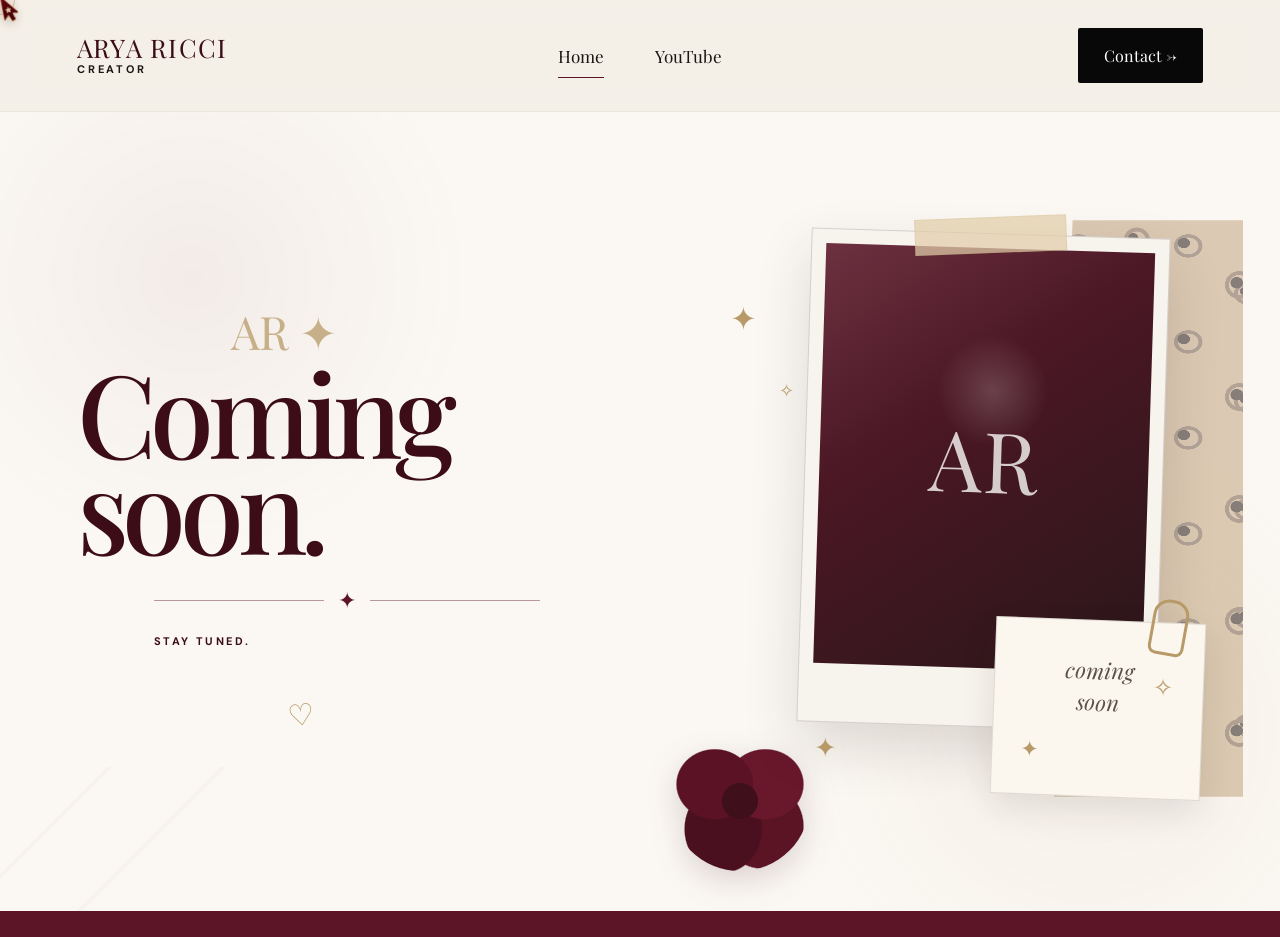
<file: index.html>
<!doctype html>
<html lang="en">
<head>
  <meta charset="utf-8">
  <meta name="viewport" content="width=device-width,initial-scale=1">
  <meta name="description" content="Arya Ricci — creator.">
  <title>Arya Ricci | Creator</title>

  <link rel="preconnect" href="https://fonts.googleapis.com">
  <link rel="preconnect" href="https://fonts.gstatic.com" crossorigin>
  <link href="https://fonts.googleapis.com/css2?family=DM+Sans:wght@400;500;600;700&family=Playfair+Display:ital,wght@0,500;0,600;1,500&display=swap" rel="stylesheet">

  <style>
    :root{
      --ink:#1a1714;
      --muted:#6d655f;
      --paper:#f4efe8;
      --paper-bright:#fbf8f3;
      --line:rgba(26,23,20,.14);
      --maroon:#5c1526;
      --maroon-dark:#3c0d18;
      --rose:#d9b4ab;
      --gold:#b79a67;
      --tan:#c5a47f;
      --header-height:112px;
      --max-width:1920px;
    }

    *{box-sizing:border-box}

    html{scroll-behavior:smooth}

    body{
      margin:0;
      color:var(--ink);
      background:var(--paper);
      font-family:"DM Sans",Arial,sans-serif;
      -webkit-font-smoothing:antialiased;
    }

    a{color:inherit}

    .sr-only{
      position:absolute;
      width:1px;
      height:1px;
      padding:0;
      margin:-1px;
      overflow:hidden;
      clip:rect(0,0,0,0);
      white-space:nowrap;
      border:0;
    }

    /* HEADER */
    .site-header{
      width:min(100%,var(--max-width));
      min-height:var(--header-height);
      margin:0 auto;
      padding:0 6%;
      display:grid;
      grid-template-columns:1fr auto 1fr;
      align-items:center;
      gap:32px;
      background:rgba(244,239,232,.96);
      border-bottom:1px solid rgba(0,0,0,.04);
      position:sticky;
      top:0;
      z-index:50;
      backdrop-filter:blur(14px);
    }

    .brand{
      display:inline-flex;
      flex-direction:column;
      gap:3px;
      text-decoration:none;
      justify-self:start;
    }

    .brand-name{
      color:var(--maroon-dark);
      font-family:"Playfair Display",Georgia,serif;
      font-size:clamp(23px,2vw,36px);
      letter-spacing:.05em;
      line-height:.95;
    }

    .brand-role{
      font-size:11px;
      font-weight:700;
      letter-spacing:.26em;
    }

    .site-nav{
      display:flex;
      align-items:center;
      gap:clamp(28px,4vw,58px);
    }

    .site-nav a{
      position:relative;
      text-decoration:none;
      font-family:"Playfair Display",Georgia,serif;
      font-size:17px;
    }

    .site-nav a::after{
      content:"";
      position:absolute;
      left:0;
      right:0;
      bottom:-11px;
      height:1px;
      background:var(--maroon);
      transform:scaleX(0);
      transition:transform .2s ease;
    }

    .site-nav a:hover::after,
    .site-nav a[aria-current="page"]::after{
      transform:scaleX(1);
    }

    .header-cta{
      justify-self:end;
      padding:17px 26px;
      background:#080808;
      color:#fff;
      border-radius:2px;
      text-decoration:none;
      font-family:"Playfair Display",Georgia,serif;
      font-size:16px;
      transition:transform .2s ease,background .2s ease;
    }

    .header-cta:hover{
      transform:translateY(-2px);
      background:#26211d;
    }

    .menu-toggle{display:none}

    /* HERO */
    main{
      width:min(100%,var(--max-width));
      margin:0 auto;
      background:
        radial-gradient(circle at 15% 20%, rgba(92,21,38,.05), transparent 22%),
        radial-gradient(circle at 85% 75%, rgba(183,154,103,.08), transparent 24%),
        var(--paper-bright);
    }

    .hero{
      min-height:calc(100vh - var(--header-height));
      position:relative;
      display:grid;
      grid-template-columns:1.05fr .95fr;
      align-items:center;
      gap:clamp(40px,6vw,90px);
      padding:clamp(58px,7vw,110px) 6%;
      overflow:hidden;
      border-bottom:26px solid var(--maroon);
    }

    .hero::before{
      content:"";
      position:absolute;
      inset:auto auto 0 0;
      width:27%;
      height:18%;
      background:
        linear-gradient(135deg, transparent 0 22%, rgba(92,21,38,.06) 22% 23%, transparent 23% 45%, rgba(92,21,38,.06) 45% 46%, transparent 46% 100%);
      opacity:.45;
      pointer-events:none;
    }

    .copy{
      position:relative;
      z-index:3;
      max-width:800px;
    }

    .monogram{
      margin:0 0 10px 28%;
      color:rgba(183,154,103,.75);
      font-family:"Playfair Display",Georgia,serif;
      font-size:46px;
      line-height:1;
    }

    h1{
      margin:0;
      color:var(--maroon-dark);
      font-family:"Playfair Display",Georgia,serif;
      font-size:clamp(76px,9vw,154px);
      font-weight:500;
      line-height:.83;
      letter-spacing:-.055em;
    }

    .rule{
      width:min(390px,70%);
      display:flex;
      align-items:center;
      gap:14px;
      margin:34px 0 22px 14%;
    }

    .rule::before,
    .rule::after{
      content:"";
      height:1px;
      flex:1;
      background:rgba(92,21,38,.42);
    }

    .rule span{
      color:var(--maroon);
      font-size:22px;
      line-height:1;
    }

    .tagline{
      margin:0 0 0 14%;
      color:var(--maroon-dark);
      font-size:11px;
      font-weight:700;
      letter-spacing:.22em;
      text-transform:uppercase;
    }

    .heart{
      margin:28px 0 0 38%;
      color:var(--gold);
      font-size:30px;
      transform:rotate(-7deg);
    }

    /* RIGHT COLLAGE */
    .visual{
      position:relative;
      min-height:620px;
    }

    .cheetah{
      position:absolute;
      width:38%;
      height:93%;
      right:-8%;
      top:3%;
      background-color:#c9ad8b;
      background-image:
        radial-gradient(ellipse at 18% 24%, #40352f 0 6px, transparent 6.5px),
        radial-gradient(ellipse at 22% 27%, transparent 0 10px, #85705f 10.5px 14px, transparent 14.5px),
        radial-gradient(ellipse at 66% 18%, #40352f 0 5px, transparent 5.5px),
        radial-gradient(ellipse at 69% 20%, transparent 0 9px, #8b715e 9.5px 13px, transparent 13.5px),
        radial-gradient(ellipse at 45% 56%, #40352f 0 6px, transparent 6.5px),
        radial-gradient(ellipse at 47% 58%, transparent 0 10px, #876f5d 10.5px 14px, transparent 14.5px),
        radial-gradient(ellipse at 82% 66%, #40352f 0 5px, transparent 5.5px),
        radial-gradient(ellipse at 84% 68%, transparent 0 9px, #866e5d 9.5px 13px, transparent 13.5px);
      background-size:
        110px 96px,110px 96px,
        120px 104px,120px 104px,
        126px 112px,126px 112px,
        105px 108px,105px 108px;
      opacity:.62;
      clip-path:polygon(10% 0,100% 0,100% 100%,0 100%,5% 70%,2% 48%,7% 30%);
    }

    .photo-card{
      position:absolute;
      width:min(500px,72%);
      aspect-ratio:4/5;
      right:8%;
      top:5%;
      padding:14px 14px 58px;
      background:#f7f3ed;
      border:1px solid rgba(26,23,20,.16);
      box-shadow:0 22px 55px rgba(39,28,24,.14);
      transform:rotate(1.8deg);
      z-index:3;
    }

    .photo-card::before{
      content:"";
      position:absolute;
      width:150px;
      height:34px;
      left:50%;
      top:-17px;
      transform:translateX(-50%) rotate(-4deg);
      background:rgba(226,205,170,.72);
      border:1px solid rgba(183,154,103,.12);
      z-index:4;
    }

    .photo{
      width:100%;
      height:100%;
      min-height:420px;
      display:grid;
      place-items:center;
      position:relative;
      overflow:hidden;
      background:
        radial-gradient(circle at 52% 34%, rgba(255,255,255,.18), transparent 17%),
        linear-gradient(145deg,#6d3140 0%,#4b1725 38%,#2a1719 100%);
    }

    .photo::before{
      content:"AR";
      color:rgba(255,255,255,.78);
      font-family:"Playfair Display",Georgia,serif;
      font-size:84px;
      letter-spacing:.03em;
    }

    .photo::after{
      content:"";
      position:absolute;
      bottom:24px;
      color:rgba(255,255,255,.65);
      font-size:10px;
      font-weight:700;
      letter-spacing:.2em;
    }

    .note{
      position:absolute;
      right:0;
      bottom:4%;
      width:210px;
      padding:34px 28px 30px;
      background:#fbf6ee;
      border:1px solid rgba(26,23,20,.12);
      box-shadow:0 14px 35px rgba(39,28,24,.1);
      transform:rotate(2.2deg);
      z-index:5;
    }

    .note::before{
      content:"";
      position:absolute;
      width:30px;
      height:50px;
      right:18px;
      top:-24px;
      border:3px solid var(--gold);
      border-radius:16px 16px 8px 8px;
      transform:rotate(8deg);
      background:transparent;
    }

    .note p{
      margin:0;
      color:#5b514b;
      font-family:"Playfair Display",Georgia,serif;
      font-style:italic;
      font-size:22px;
      line-height:1.45;
      text-align:center;
    }

    .note .star{
      display:block;
      margin-top:18px;
      color:var(--gold);
      font-style:normal;
      font-size:22px;
    }

    .sparkle{
      position:absolute;
      color:var(--gold);
      font-family:"Playfair Display",Georgia,serif;
      line-height:1;
      z-index:6;
      user-select:none;
    }

    .s1{left:5%;top:16%;font-size:32px}
    .s2{left:15%;top:29%;font-size:18px}
    .s3{left:22%;bottom:10%;font-size:27px}
    .s4{right:6%;bottom:20%;font-size:24px}

    .flower{
      position:absolute;
      left:-7%;
      bottom:-8%;
      width:140px;
      height:140px;
      border-radius:50%;
      background:
        radial-gradient(circle at 50% 50%, #3f0f1c 0 18%, transparent 18.5%),
        radial-gradient(ellipse at 32% 38%, #5a1224 0 28%, transparent 29%),
        radial-gradient(ellipse at 68% 38%, #68182a 0 28%, transparent 29%),
        radial-gradient(ellipse at 38% 70%, #4b1020 0 31%, transparent 32%),
        radial-gradient(ellipse at 66% 68%, #5a1424 0 31%, transparent 32%);
      filter:drop-shadow(0 10px 16px rgba(60,13,24,.16));
      z-index:2;
    }

    /* MOBILE */
    @media(max-width:1100px){
      .site-header{
        grid-template-columns:1fr auto;
        min-height:86px;
      }

      .site-nav,
      .header-cta{
        display:none;
      }

      .menu-toggle{
        display:grid;
        gap:6px;
        padding:14px;
        border:0;
        background:transparent;
        cursor:pointer;
      }

      .menu-toggle span:not(.sr-only){
        width:26px;
        height:2px;
        background:var(--ink);
      }

      .site-header.is-open .site-nav{
        display:flex;
        position:absolute;
        left:0;
        right:0;
        top:86px;
        flex-direction:column;
        align-items:flex-start;
        gap:24px;
        padding:30px 6%;
        background:var(--paper);
        border-bottom:1px solid var(--line);
      }

      .site-header.is-open .site-nav a{
        font-family:"DM Sans",Arial,sans-serif;
        font-size:13px;
        font-weight:700;
        letter-spacing:.1em;
        text-transform:uppercase;
      }

      .hero{
        min-height:auto;
        grid-template-columns:1fr;
        padding-top:72px;
      }

      .copy{
        text-align:center;
        margin:0 auto;
      }

      .monogram,
      .tagline,
      .heart{
        margin-left:0;
      }

      .rule{
        margin-left:auto;
        margin-right:auto;
      }

      .visual{
        min-height:590px;
        width:min(760px,100%);
        margin:0 auto;
      }
    }

    @media(max-width:720px){
      .hero{
        padding:54px 5% 72px;
        gap:34px;
      }

      .tagline{
        font-size:9px;
        letter-spacing:.18em;
      }

      .visual{
        min-height:480px;
      }

      .photo-card{
        width:74%;
        right:9%;
      }

      .photo{
        min-height:320px;
      }

      .note{
        width:160px;
        padding:28px 18px 24px;
      }

      .note p{
        font-size:17px;
      }

      .cheetah{
        width:43%;
        right:-10%;
      }

      .flower{
        width:100px;
        height:100px;
      }
    }
 html,
body,
a,
button {
  cursor: url("/ugc/assets/arya-cursor.png") 7 1, auto !important;
} /* Arya Ricci animated cursor */
@media (hover: hover) and (pointer: fine) {

  body,
  a,
  button {
    cursor: none !important;
  }

  .cursor-dot {
    position: fixed;
    left: 0;
    top: 0;

    width: 28px;
    height: 28px;

    background: url("/ugc/assets/arya-cursor.png") center / contain no-repeat;

    pointer-events: none;
    z-index: 99999;

    transform: translate(-3px, -3px);

    filter: drop-shadow(0 3px 4px rgba(60, 13, 24, 0.2));
  }

  .cursor-ring {
    position: fixed;
    left: 0;
    top: 0;

    width: 30px;
    height: 30px;

    border: 1px solid rgba(183, 154, 103, 0.55);
    border-radius: 50%;

    background: rgba(92, 21, 38, 0.035);

    box-shadow:
      0 0 0 4px rgba(183, 154, 103, 0.04);

    pointer-events: none;
    z-index: 99998;

    transform: translate(-50%, -50%);

    transition:
      width .2s ease,
      height .2s ease,
      background .2s ease,
      border-color .2s ease;
  }

  .cursor-ring::after {
    content: "✦";
    position: absolute;
    right: -7px;
    top: -9px;

    color: #b79a67;
    font-size: 10px;

    opacity: 0;
    transform: scale(.3) rotate(-20deg);

    transition:
      opacity .18s ease,
      transform .18s ease;
  }

  .cursor-ring.is-hovering {
    width: 45px;
    height: 45px;

    border-color: rgba(92, 21, 38, 0.65);
    background: rgba(92, 21, 38, 0.07);
  }

  .cursor-ring.is-hovering::after {
    opacity: 1;
    transform: scale(1) rotate(10deg);
  }

  .cursor-ring.is-clicking {
    width: 22px;
    height: 22px;

    background: rgba(92, 21, 38, 0.14);
  }
} </style>
</head>

<body>
  <header class="site-header" id="top">
    <a class="brand" href="/">
      <span class="brand-name">ARYA RICCI</span>
      <span class="brand-role">CREATOR</span>
    </a>

    <button class="menu-toggle" type="button" aria-expanded="false" aria-controls="site-nav">
      <span></span>
      <span></span>
      <span class="sr-only">Open navigation</span>
    </button>

    <nav class="site-nav" id="site-nav" aria-label="Primary navigation">
      <a href="/" aria-current="page">Home</a>
      <a href="/youtube/">YouTube</a>
    
    </nav>

    <a class="header-cta" href="mailto:hello@aryaricci.com">Contact <span>→</span></a>
  </header>

  <main>
    <section class="hero">
      <div class="copy">
        <div class="monogram">AR ✦</div>
        <h1>Coming<br>soon.</h1>

        <div class="rule" aria-hidden="true"><span>✦</span></div>

        <p class="tagline">Stay tuned.</p>
        <div class="heart" aria-hidden="true">♡</div>
      </div>

      <div class="visual" aria-hidden="true">
        <div class="cheetah"></div>

        <div class="photo-card">
          <div class="photo"></div>
        </div>

        <div class="note">
          <p>coming<br>soon</p>
          <span class="star">✦</span>
        </div>

        <span class="sparkle s1">✦</span>
        <span class="sparkle s2">✧</span>
        <span class="sparkle s3">✦</span>
        <span class="sparkle s4">✧</span>

        <div class="flower"></div>
      </div>
    </section>
  </main>

  <script>
    const header=document.querySelector('.site-header');
    const toggle=document.querySelector('.menu-toggle');
    const navLinks=document.querySelectorAll('.site-nav a');

    if(header&&toggle){
      toggle.addEventListener('click',()=>{
        const open=header.classList.toggle('is-open');
        toggle.setAttribute('aria-expanded',String(open));
      });

      navLinks.forEach(link=>{
        link.addEventListener('click',()=>{
          header.classList.remove('is-open');
          toggle.setAttribute('aria-expanded','false');
        });
      });
    }
  </script>
<div class="cursor-dot" aria-hidden="true"></div>
<div class="cursor-ring" aria-hidden="true"></div>
<script>
  const cursorDot = document.querySelector(".cursor-dot");
  const cursorRing = document.querySelector(".cursor-ring");

  let mouseX = 0;
  let mouseY = 0;

  let ringX = 0;
  let ringY = 0;

  window.addEventListener("mousemove", (event) => {
    mouseX = event.clientX;
    mouseY = event.clientY;

    cursorDot.style.left = mouseX + "px";
    cursorDot.style.top = mouseY + "px";
  });

  function animateCursor() {
    ringX += (mouseX - ringX) * 0.16;
    ringY += (mouseY - ringY) * 0.16;

    cursorRing.style.left = ringX + "px";
    cursorRing.style.top = ringY + "px";

    requestAnimationFrame(animateCursor);
  }

  animateCursor();

  document.querySelectorAll("a, button").forEach((item) => {
    item.addEventListener("mouseenter", () => {
      cursorRing.classList.add("is-hovering");
    });

    item.addEventListener("mouseleave", () => {
      cursorRing.classList.remove("is-hovering");
    });
  });

  window.addEventListener("mousedown", () => {
    cursorRing.classList.add("is-clicking");
  });

  window.addEventListener("mouseup", () => {
    cursorRing.classList.remove("is-clicking");
  });
</script>
</body>
</html>
</file>
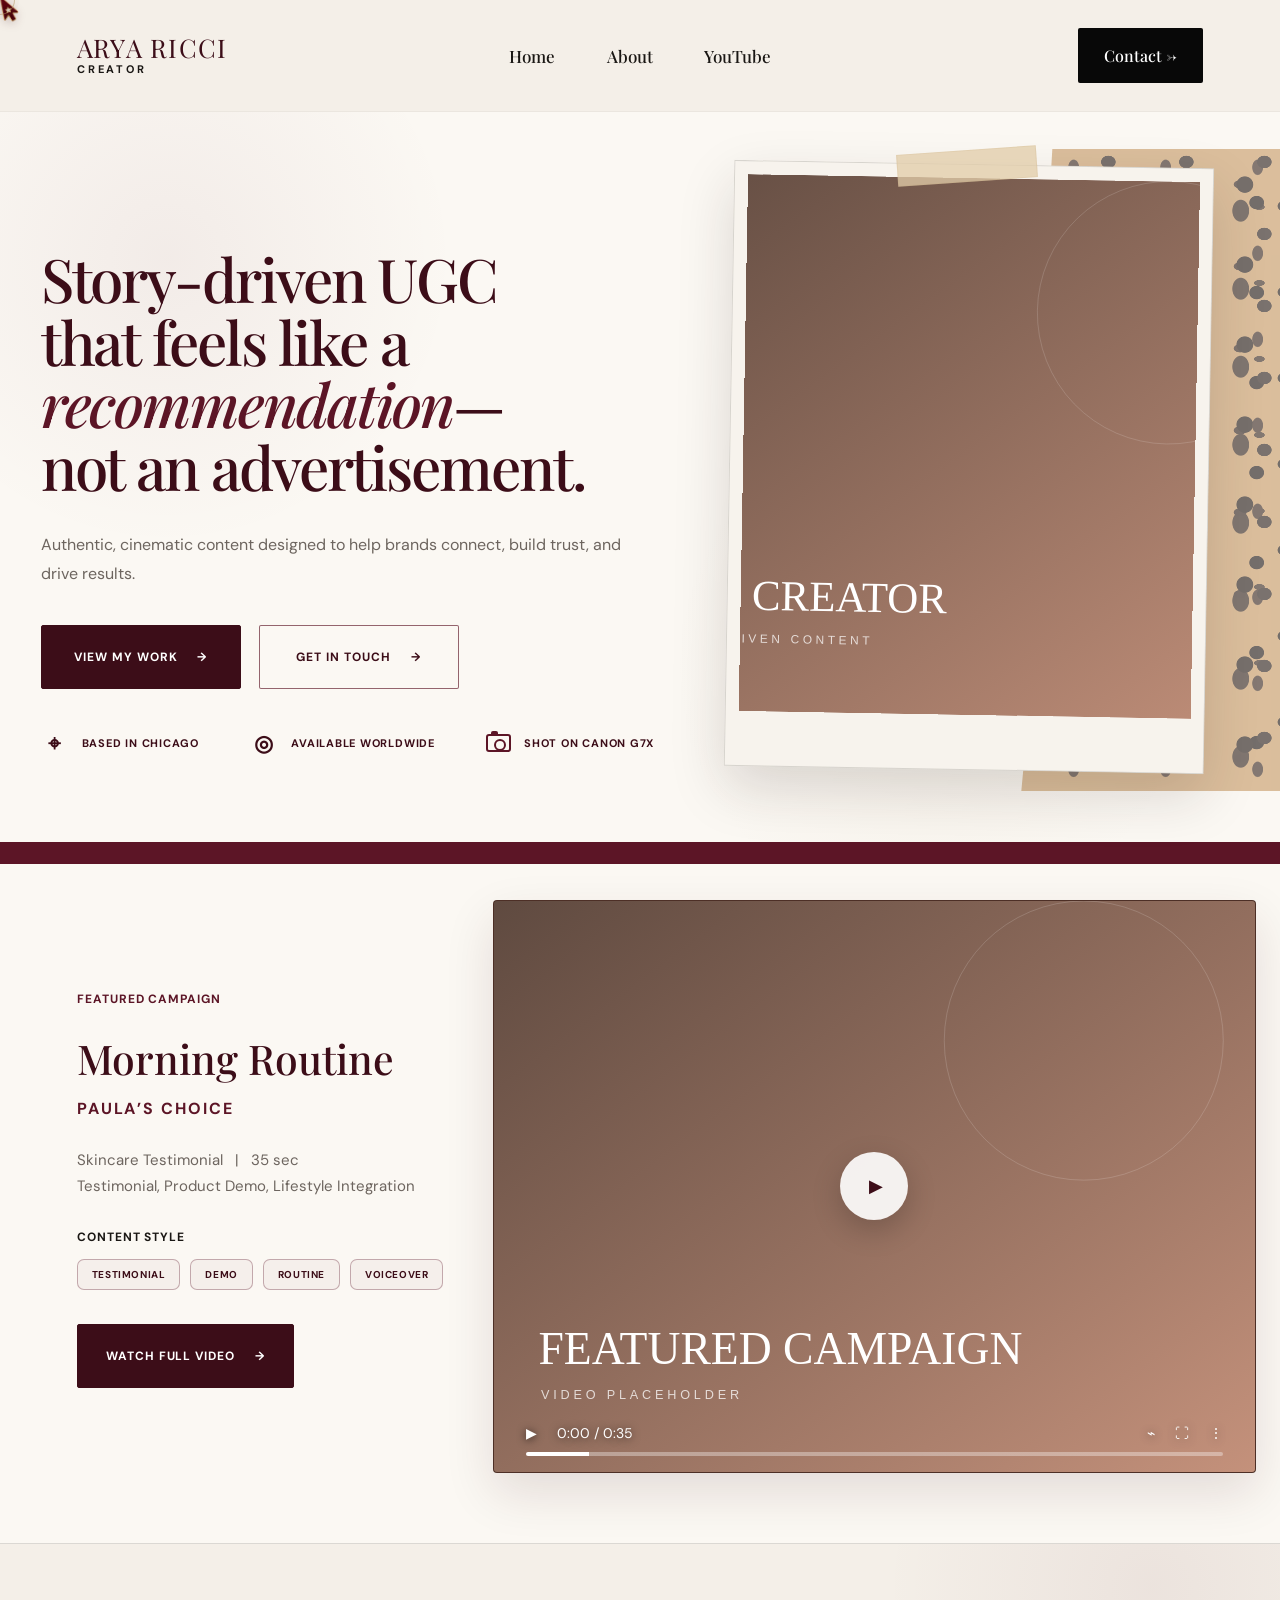
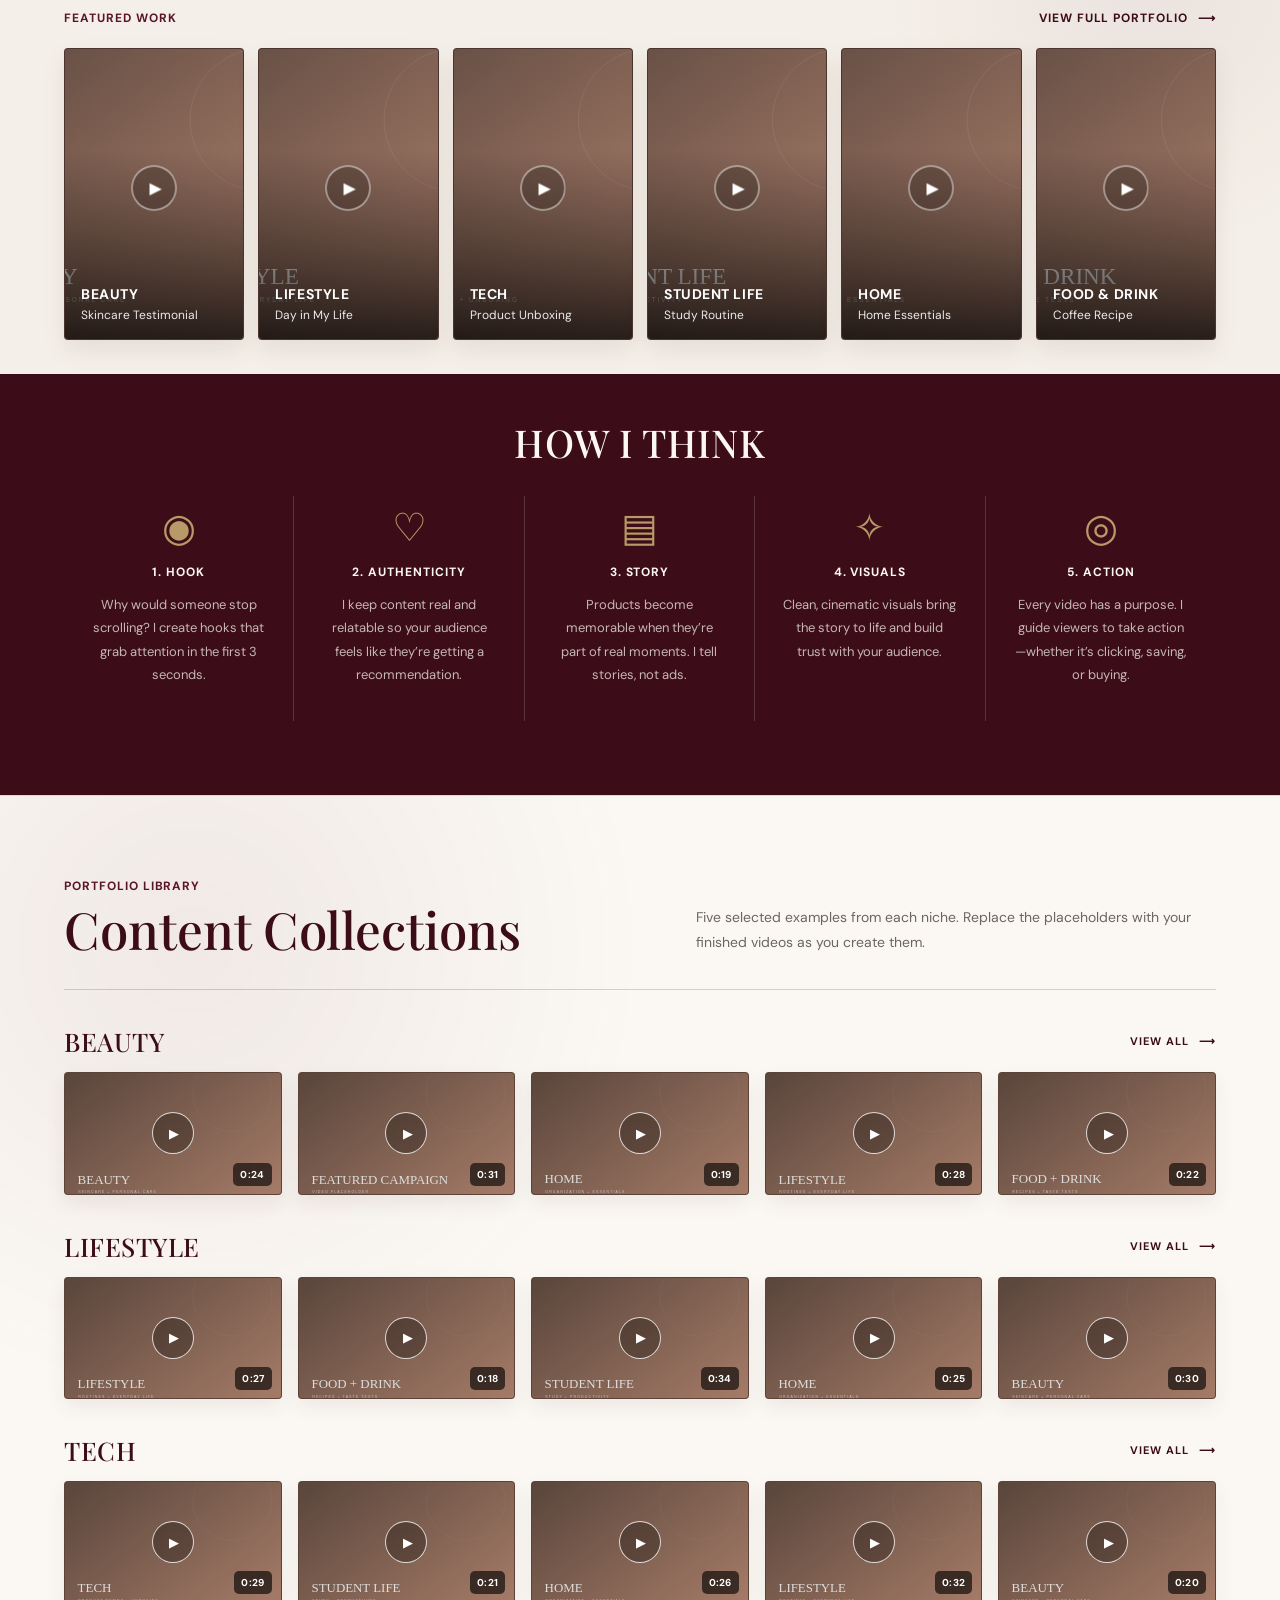
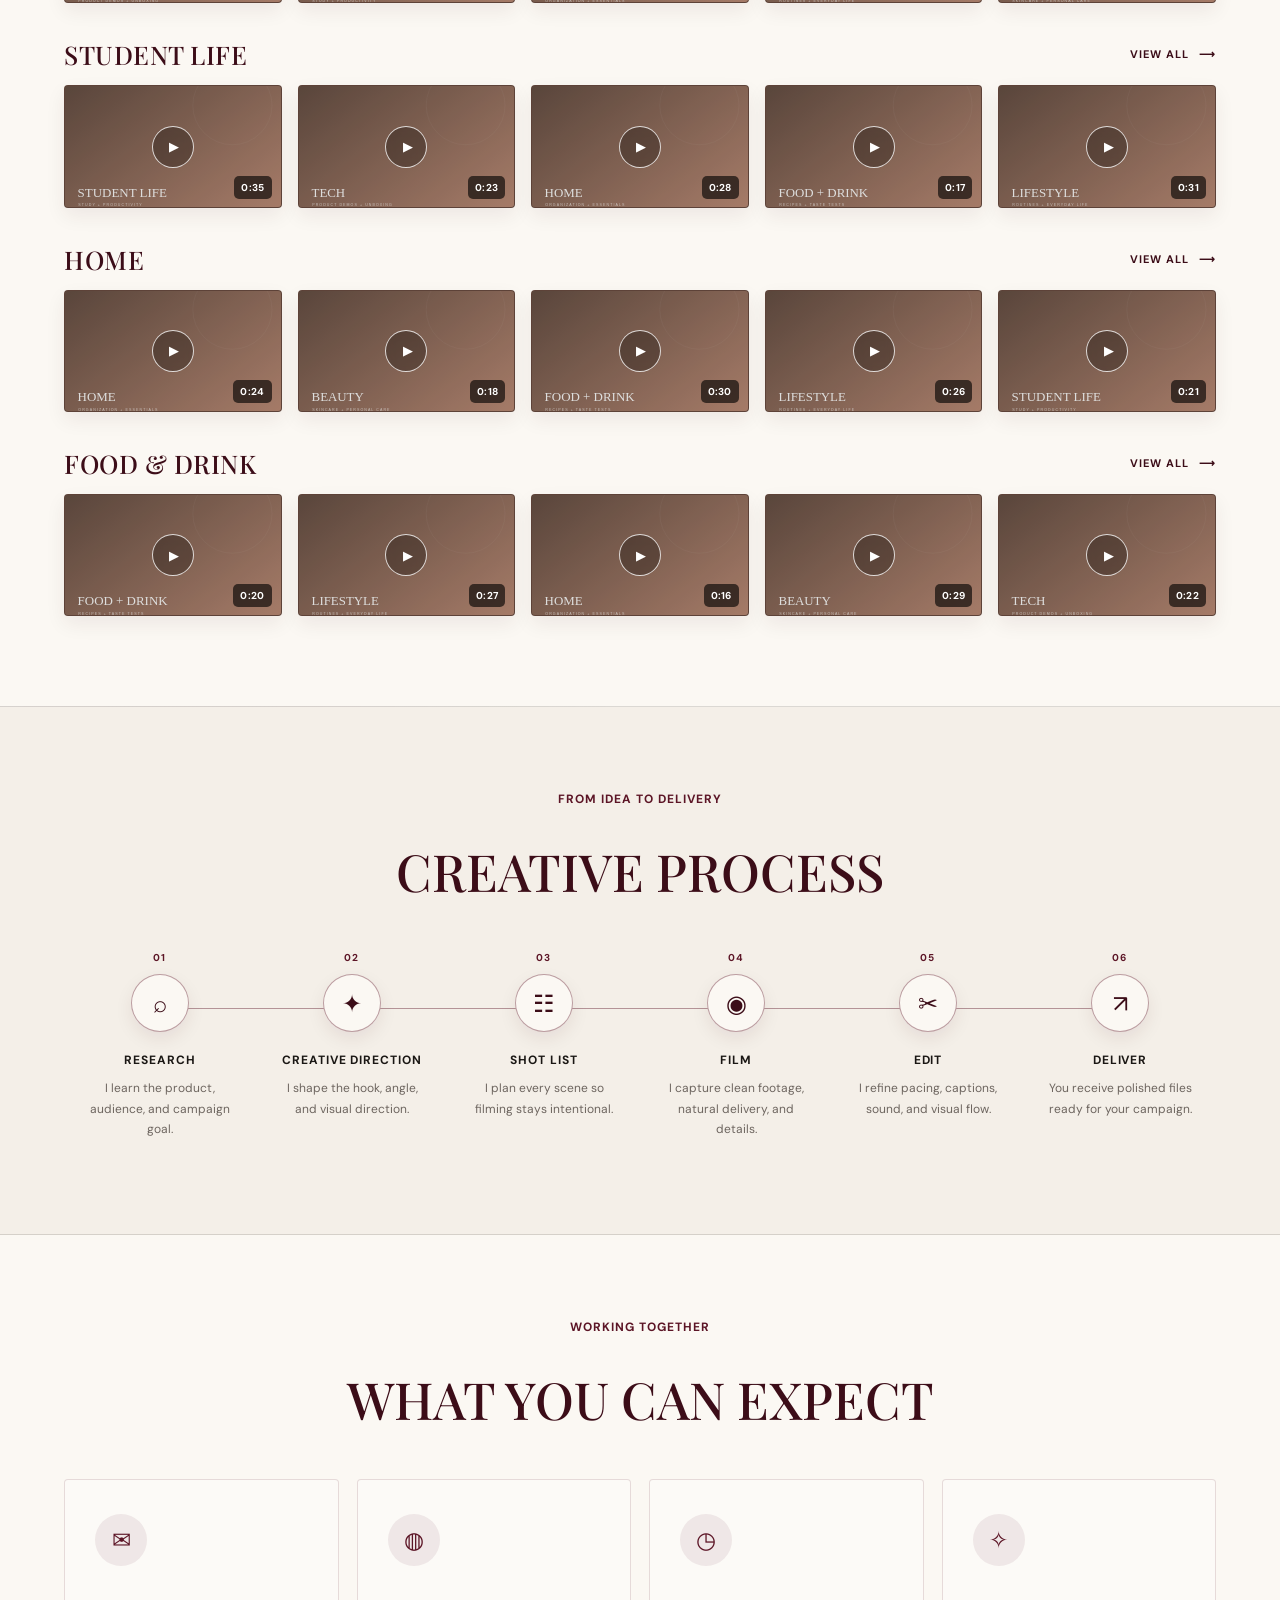
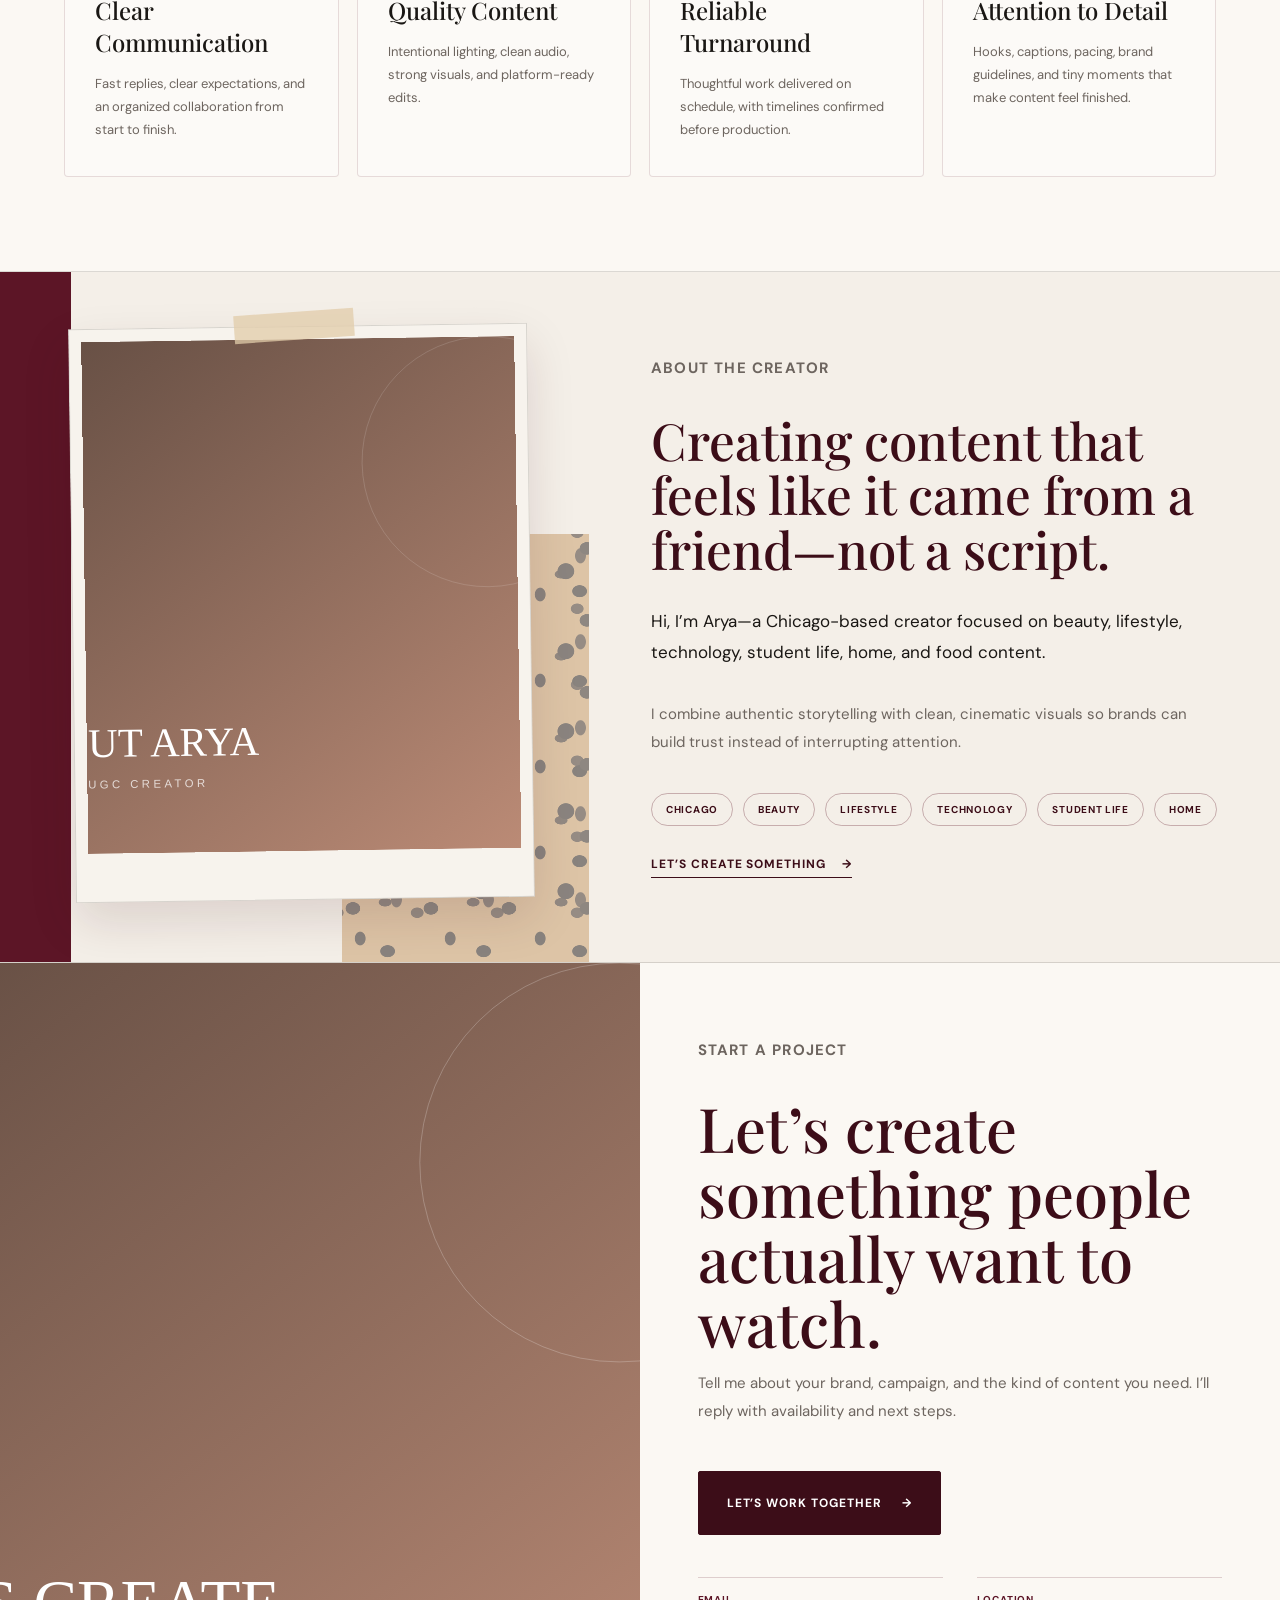
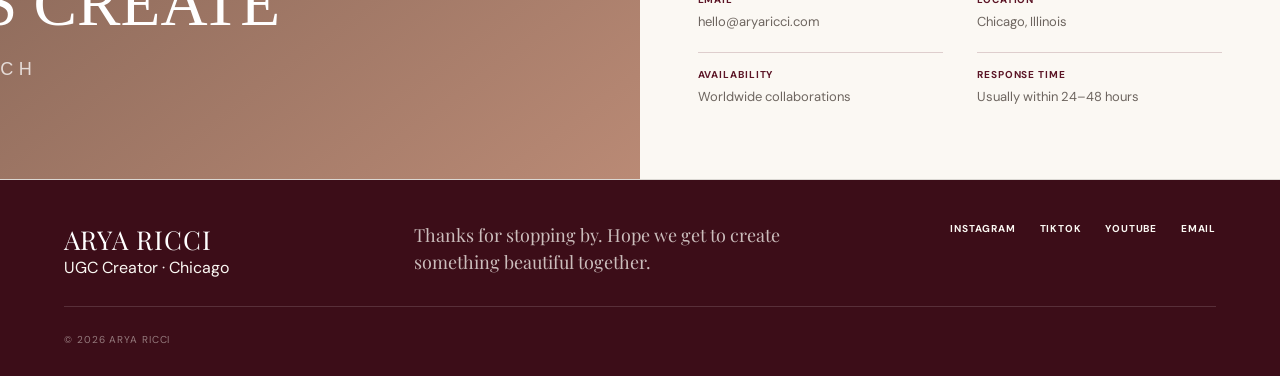
<file: ugc/index.html>
<!doctype html>
<html lang="en">
<head>
  <meta charset="utf-8" />
  <meta name="viewport" content="width=device-width, initial-scale=1" />
  <meta name="description" content="Arya Ricci — story-driven UGC creator portfolio." />
  <title>Arya Ricci | UGC Creator</title>
  <link rel="preconnect" href="https://fonts.googleapis.com">
  <link rel="preconnect" href="https://fonts.gstatic.com" crossorigin>
  <link href="https://fonts.googleapis.com/css2?family=DM+Sans:wght@400;500;600;700&family=Playfair+Display:ital,wght@0,500;0,600;1,500&display=swap" rel="stylesheet">
  <link rel="stylesheet" href="arya-theme.css" />
</head>
<body>
  <header class="site-header personal-header" id="top"><a class="brand" href="/"><span class="brand-name">ARYA RICCI</span><span class="brand-role">CREATOR</span></a><button class="menu-toggle" type="button" aria-expanded="false" aria-controls="site-nav"><span></span><span></span><span class="sr-only">Open navigation</span></button><nav class="site-nav" id="site-nav" aria-label="Primary navigation"><a href="/">Home</a><a href="#about">About</a><a href="/youtube/">YouTube</a></nav><a class="header-cta" href="#contact">Contact <span>→</span></a></header>
  <main>
    <section class="hero" aria-labelledby="hero-title">
      <div class="hero-copy">
        <p class="eyebrow">UGC creator · Chicago</p>
        <h1 id="hero-title">
          Story-driven UGC<br>
          that feels like a<br>
          <em>recommendation</em>—<br>
          not an advertisement.
        </h1>

        <p class="hero-description">
          Authentic, cinematic content designed to help brands connect,
          build trust, and drive results.
        </p>

        <div class="hero-actions">
          <a class="button button-dark" href="#portfolio">View my work <span aria-hidden="true">→</span></a>
          <a class="button button-light" href="#contact">Get in touch <span aria-hidden="true">→</span></a>
        </div>

        <ul class="quick-facts" aria-label="Creator details">
          <li><span class="fact-icon" aria-hidden="true">⌖</span><span>Based in Chicago</span></li>
          <li><span class="fact-icon" aria-hidden="true">◎</span><span>Available worldwide</span></li>
          <li><span class="fact-icon camera-icon" aria-hidden="true"></span><span>Shot on Canon G7X</span></li>
        </ul>
      </div>

      <div class="hero-media">
        <img src="assets/hero-placeholder.svg" alt="UGC creator holding a camera" />
        
      </div>
    </section>

    <section class="featured" id="portfolio" aria-labelledby="featured-title">
      <div class="featured-copy reveal">
        <p class="section-label">Featured campaign</p>
        <h2 id="featured-title">Morning Routine</h2>
        <p class="campaign-brand">Paula’s Choice</p>
        <p class="campaign-meta">Skincare Testimonial <span>|</span> 35 sec</p>
        <p class="campaign-types">Testimonial, Product Demo, Lifestyle Integration</p>

        <div class="content-style">
          <p class="content-style-title">Content style</p>
          <div class="tag-list" aria-label="Content style tags">
            <span>Testimonial</span>
            <span>Demo</span>
            <span>Routine</span>
            <span>Voiceover</span>
          </div>
        </div>

        <a class="button button-dark featured-button" href="#contact">
          Watch full video <span aria-hidden="true">→</span>
        </a>
      </div>

      <a class="featured-media reveal" href="#contact" aria-label="Open featured campaign details">
        <img src="assets/featured-placeholder.svg" alt="Skincare product in a warm candlelit setting" />
        <span class="play-button" aria-hidden="true">▶</span>
        <span class="mock-video-controls" aria-hidden="true">
          <span>▶</span>
          <span>0:00 / 0:35</span>
          <span class="control-spacer"></span>
          <span>⌁</span>
          <span>⛶</span>
          <span>⋮</span>
        </span>
      </a>
    </section>

    <section class="work-section" aria-labelledby="work-title">
      <div class="section-heading reveal">
        <p class="section-label" id="work-title">Featured work</p>
        <a class="portfolio-link" href="#contact">View full portfolio <span aria-hidden="true">⟶</span></a>
      </div>

      <div class="work-grid">
        <a class="work-card reveal" href="#contact">
          <img src="assets/work-beauty.svg" alt="Beauty skincare video thumbnail" />
          <span class="card-shade"></span>
          <span class="card-play" aria-hidden="true">▶</span>
          <span class="card-copy"><strong>Beauty</strong><small>Skincare Testimonial</small></span>
        </a>

        <a class="work-card reveal" href="#contact">
          <img src="assets/work-lifestyle.svg" alt="Lifestyle coffee video thumbnail" />
          <span class="card-shade"></span>
          <span class="card-play" aria-hidden="true">▶</span>
          <span class="card-copy"><strong>Lifestyle</strong><small>Day in My Life</small></span>
        </a>

        <a class="work-card reveal" href="#contact">
          <img src="assets/work-tech.svg" alt="Tech camera video thumbnail" />
          <span class="card-shade"></span>
          <span class="card-play" aria-hidden="true">▶</span>
          <span class="card-copy"><strong>Tech</strong><small>Product Unboxing</small></span>
        </a>

        <a class="work-card reveal" href="#contact">
          <img src="assets/work-student.svg" alt="Student life study video thumbnail" />
          <span class="card-shade"></span>
          <span class="card-play" aria-hidden="true">▶</span>
          <span class="card-copy"><strong>Student Life</strong><small>Study Routine</small></span>
        </a>

        <a class="work-card reveal" href="#contact">
          <img src="assets/work-home.svg" alt="Home essentials video thumbnail" />
          <span class="card-shade"></span>
          <span class="card-play" aria-hidden="true">▶</span>
          <span class="card-copy"><strong>Home</strong><small>Home Essentials</small></span>
        </a>

        <a class="work-card reveal" href="#contact">
          <img src="assets/work-food.svg" alt="Food and drink coffee recipe video thumbnail" />
          <span class="card-shade"></span>
          <span class="card-play" aria-hidden="true">▶</span>
          <span class="card-copy"><strong>Food &amp; Drink</strong><small>Coffee Recipe</small></span>
        </a>
      </div>
    </section>

    <section class="thinking-section" id="process" aria-labelledby="thinking-title">
      <h2 id="thinking-title" class="reveal">How I Think</h2>

      <div class="thinking-grid">
        <article class="thinking-card reveal">
          <span class="thinking-icon" aria-hidden="true">◉</span>
          <h3>1. Hook</h3>
          <p>Why would someone stop scrolling? I create hooks that grab attention in the first 3 seconds.</p>
        </article>

        <article class="thinking-card reveal">
          <span class="thinking-icon" aria-hidden="true">♡</span>
          <h3>2. Authenticity</h3>
          <p>I keep content real and relatable so your audience feels like they’re getting a recommendation.</p>
        </article>

        <article class="thinking-card reveal">
          <span class="thinking-icon" aria-hidden="true">▤</span>
          <h3>3. Story</h3>
          <p>Products become memorable when they’re part of real moments. I tell stories, not ads.</p>
        </article>

        <article class="thinking-card reveal">
          <span class="thinking-icon" aria-hidden="true">✧</span>
          <h3>4. Visuals</h3>
          <p>Clean, cinematic visuals bring the story to life and build trust with your audience.</p>
        </article>

        <article class="thinking-card reveal">
          <span class="thinking-icon" aria-hidden="true">◎</span>
          <h3>5. Action</h3>
          <p>Every video has a purpose. I guide viewers to take action—whether it’s clicking, saving, or buying.</p>
        </article>
      </div>
    </section>

    <section class="collections-section" aria-labelledby="collections-title">
      <div class="collections-header reveal">
        <div>
          <p class="section-label">Portfolio library</p>
          <h2 id="collections-title">Content Collections</h2>
        </div>
        <p class="collections-intro">Five selected examples from each niche. Replace the placeholders with your finished videos as you create them.</p>
      </div>

      <div class="collection-group reveal">
        <div class="collection-row-heading">
          <h3>Beauty</h3>
          <a href="#contact">View all <span aria-hidden="true">⟶</span></a>
        </div>
        <div class="collection-grid">
          <a class="collection-card" href="#contact"><img src="assets/work-beauty.svg" alt="Beauty video example 1"><span class="collection-play">▶</span><span class="duration">0:24</span></a>
          <a class="collection-card" href="#contact"><img src="assets/featured-placeholder.svg" alt="Beauty video example 2"><span class="collection-play">▶</span><span class="duration">0:31</span></a>
          <a class="collection-card" href="#contact"><img src="assets/work-home.svg" alt="Beauty video example 3"><span class="collection-play">▶</span><span class="duration">0:19</span></a>
          <a class="collection-card" href="#contact"><img src="assets/work-lifestyle.svg" alt="Beauty video example 4"><span class="collection-play">▶</span><span class="duration">0:28</span></a>
          <a class="collection-card" href="#contact"><img src="assets/work-food.svg" alt="Beauty video example 5"><span class="collection-play">▶</span><span class="duration">0:22</span></a>
        </div>
      </div>

      <div class="collection-group reveal">
        <div class="collection-row-heading">
          <h3>Lifestyle</h3>
          <a href="#contact">View all <span aria-hidden="true">⟶</span></a>
        </div>
        <div class="collection-grid">
          <a class="collection-card" href="#contact"><img src="assets/work-lifestyle.svg" alt="Lifestyle video example 1"><span class="collection-play">▶</span><span class="duration">0:27</span></a>
          <a class="collection-card" href="#contact"><img src="assets/work-food.svg" alt="Lifestyle video example 2"><span class="collection-play">▶</span><span class="duration">0:18</span></a>
          <a class="collection-card" href="#contact"><img src="assets/work-student.svg" alt="Lifestyle video example 3"><span class="collection-play">▶</span><span class="duration">0:34</span></a>
          <a class="collection-card" href="#contact"><img src="assets/work-home.svg" alt="Lifestyle video example 4"><span class="collection-play">▶</span><span class="duration">0:25</span></a>
          <a class="collection-card" href="#contact"><img src="assets/work-beauty.svg" alt="Lifestyle video example 5"><span class="collection-play">▶</span><span class="duration">0:30</span></a>
        </div>
      </div>

      <div class="collection-group reveal">
        <div class="collection-row-heading">
          <h3>Tech</h3>
          <a href="#contact">View all <span aria-hidden="true">⟶</span></a>
        </div>
        <div class="collection-grid">
          <a class="collection-card" href="#contact"><img src="assets/work-tech.svg" alt="Tech video example 1"><span class="collection-play">▶</span><span class="duration">0:29</span></a>
          <a class="collection-card" href="#contact"><img src="assets/work-student.svg" alt="Tech video example 2"><span class="collection-play">▶</span><span class="duration">0:21</span></a>
          <a class="collection-card" href="#contact"><img src="assets/work-home.svg" alt="Tech video example 3"><span class="collection-play">▶</span><span class="duration">0:26</span></a>
          <a class="collection-card" href="#contact"><img src="assets/work-lifestyle.svg" alt="Tech video example 4"><span class="collection-play">▶</span><span class="duration">0:32</span></a>
          <a class="collection-card" href="#contact"><img src="assets/work-beauty.svg" alt="Tech video example 5"><span class="collection-play">▶</span><span class="duration">0:20</span></a>
        </div>
      </div>

      <div class="collection-group reveal">
        <div class="collection-row-heading">
          <h3>Student Life</h3>
          <a href="#contact">View all <span aria-hidden="true">⟶</span></a>
        </div>
        <div class="collection-grid">
          <a class="collection-card" href="#contact"><img src="assets/work-student.svg" alt="Student life video example 1"><span class="collection-play">▶</span><span class="duration">0:35</span></a>
          <a class="collection-card" href="#contact"><img src="assets/work-tech.svg" alt="Student life video example 2"><span class="collection-play">▶</span><span class="duration">0:23</span></a>
          <a class="collection-card" href="#contact"><img src="assets/work-home.svg" alt="Student life video example 3"><span class="collection-play">▶</span><span class="duration">0:28</span></a>
          <a class="collection-card" href="#contact"><img src="assets/work-food.svg" alt="Student life video example 4"><span class="collection-play">▶</span><span class="duration">0:17</span></a>
          <a class="collection-card" href="#contact"><img src="assets/work-lifestyle.svg" alt="Student life video example 5"><span class="collection-play">▶</span><span class="duration">0:31</span></a>
        </div>
      </div>

      <div class="collection-group reveal">
        <div class="collection-row-heading">
          <h3>Home</h3>
          <a href="#contact">View all <span aria-hidden="true">⟶</span></a>
        </div>
        <div class="collection-grid">
          <a class="collection-card" href="#contact"><img src="assets/work-home.svg" alt="Home video example 1"><span class="collection-play">▶</span><span class="duration">0:24</span></a>
          <a class="collection-card" href="#contact"><img src="assets/work-beauty.svg" alt="Home video example 2"><span class="collection-play">▶</span><span class="duration">0:18</span></a>
          <a class="collection-card" href="#contact"><img src="assets/work-food.svg" alt="Home video example 3"><span class="collection-play">▶</span><span class="duration">0:30</span></a>
          <a class="collection-card" href="#contact"><img src="assets/work-lifestyle.svg" alt="Home video example 4"><span class="collection-play">▶</span><span class="duration">0:26</span></a>
          <a class="collection-card" href="#contact"><img src="assets/work-student.svg" alt="Home video example 5"><span class="collection-play">▶</span><span class="duration">0:21</span></a>
        </div>
      </div>

      <div class="collection-group reveal">
        <div class="collection-row-heading">
          <h3>Food &amp; Drink</h3>
          <a href="#contact">View all <span aria-hidden="true">⟶</span></a>
        </div>
        <div class="collection-grid">
          <a class="collection-card" href="#contact"><img src="assets/work-food.svg" alt="Food and drink video example 1"><span class="collection-play">▶</span><span class="duration">0:20</span></a>
          <a class="collection-card" href="#contact"><img src="assets/work-lifestyle.svg" alt="Food and drink video example 2"><span class="collection-play">▶</span><span class="duration">0:27</span></a>
          <a class="collection-card" href="#contact"><img src="assets/work-home.svg" alt="Food and drink video example 3"><span class="collection-play">▶</span><span class="duration">0:16</span></a>
          <a class="collection-card" href="#contact"><img src="assets/work-beauty.svg" alt="Food and drink video example 4"><span class="collection-play">▶</span><span class="duration">0:29</span></a>
          <a class="collection-card" href="#contact"><img src="assets/work-tech.svg" alt="Food and drink video example 5"><span class="collection-play">▶</span><span class="duration">0:22</span></a>
        </div>
      </div>
    </section>

    <section class="process-section" id="process-details" aria-labelledby="process-title">
      <div class="process-heading reveal">
        <p class="section-label">From idea to delivery</p>
        <h2 id="process-title">Creative Process</h2>
      </div>
      <div class="process-track reveal" aria-label="Six-step creative process">
        <article class="process-step"><span class="step-number">01</span><span class="process-icon">⌕</span><h3>Research</h3><p>I learn the product, audience, and campaign goal.</p></article>
        <article class="process-step"><span class="step-number">02</span><span class="process-icon">✦</span><h3>Creative Direction</h3><p>I shape the hook, angle, and visual direction.</p></article>
        <article class="process-step"><span class="step-number">03</span><span class="process-icon">☷</span><h3>Shot List</h3><p>I plan every scene so filming stays intentional.</p></article>
        <article class="process-step"><span class="step-number">04</span><span class="process-icon">◉</span><h3>Film</h3><p>I capture clean footage, natural delivery, and details.</p></article>
        <article class="process-step"><span class="step-number">05</span><span class="process-icon">✂</span><h3>Edit</h3><p>I refine pacing, captions, sound, and visual flow.</p></article>
        <article class="process-step"><span class="step-number">06</span><span class="process-icon">↗</span><h3>Deliver</h3><p>You receive polished files ready for your campaign.</p></article>
      </div>
    </section>

    <section class="expect-section" aria-labelledby="expect-title">
      <div class="expect-heading reveal"><p class="section-label">Working together</p><h2 id="expect-title">What You Can Expect</h2></div>
      <div class="expect-grid">
        <article class="expect-card reveal"><span class="expect-icon">✉</span><h3>Clear Communication</h3><p>Fast replies, clear expectations, and an organized collaboration from start to finish.</p></article>
        <article class="expect-card reveal"><span class="expect-icon">◍</span><h3>Quality Content</h3><p>Intentional lighting, clean audio, strong visuals, and platform-ready edits.</p></article>
        <article class="expect-card reveal"><span class="expect-icon">◷</span><h3>Reliable Turnaround</h3><p>Thoughtful work delivered on schedule, with timelines confirmed before production.</p></article>
        <article class="expect-card reveal"><span class="expect-icon">✧</span><h3>Attention to Detail</h3><p>Hooks, captions, pacing, brand guidelines, and tiny moments that make content feel finished.</p></article>
      </div>
    </section>

    <section class="about-section" id="about" aria-labelledby="about-title">
      <div class="about-media reveal"><img src="assets/about-placeholder.svg" alt="Portrait placeholder for Arya Ricci"></div>
      <div class="about-copy reveal">
        <p class="section-label">About the creator</p>
        <h2 id="about-title">Creating content that feels like it came from a friend—not a script.</h2>
        <p class="about-lead">Hi, I’m Arya—a Chicago-based creator focused on beauty, lifestyle, technology, student life, home, and food content.</p>
        <p>I combine authentic storytelling with clean, cinematic visuals so brands can build trust instead of interrupting attention.</p>
        <div class="about-tags"><span>Chicago</span><span>Beauty</span><span>Lifestyle</span><span>Technology</span><span>Student Life</span><span>Home</span></div>
        <a class="text-link about-link" href="#contact">Let’s create something <span>→</span></a>
      </div>
    </section>

    <section class="contact-section" id="contact" aria-labelledby="contact-title">
      <div class="contact-visual reveal"><img src="assets/contact-placeholder.svg" alt="Warm candlelit creative workspace"></div>
      <div class="contact-copy reveal">
        <p class="section-label">Start a project</p>
        <h2 id="contact-title">Let’s create something people actually want to watch.</h2>
        <p>Tell me about your brand, campaign, and the kind of content you need. I’ll reply with availability and next steps.</p>
        <a class="button button-dark contact-button" href="mailto:hello@aryaricci.com">Let’s work together <span>→</span></a>
        <dl class="contact-details">
          <div><dt>Email</dt><dd><a href="mailto:hello@aryaricci.com">hello@aryaricci.com</a></dd></div>
          <div><dt>Location</dt><dd>Chicago, Illinois</dd></div>
          <div><dt>Availability</dt><dd>Worldwide collaborations</dd></div>
          <div><dt>Response time</dt><dd>Usually within 24–48 hours</dd></div>
        </dl>
      </div>
    </section>
  </main>
  <footer class="site-footer">
    <div><p class="footer-brand">ARYA RICCI</p><p>UGC Creator · Chicago</p></div>
    <p class="footer-note">Thanks for stopping by. Hope we get to create something beautiful together.</p>
    <div class="footer-links"><a href="#">Instagram</a><a href="#">TikTok</a><a href="youtube.html">YouTube</a><a href="mailto:hello@aryaricci.com">Email</a></div>
    <p class="copyright">© 2026 Arya Ricci</p>
  </footer>

  <div class="cursor-dot" aria-hidden="true"></div>
  <div class="cursor-ring" aria-hidden="true"></div>

  <script src="script.js"></script>
</body>
</html>
</file>
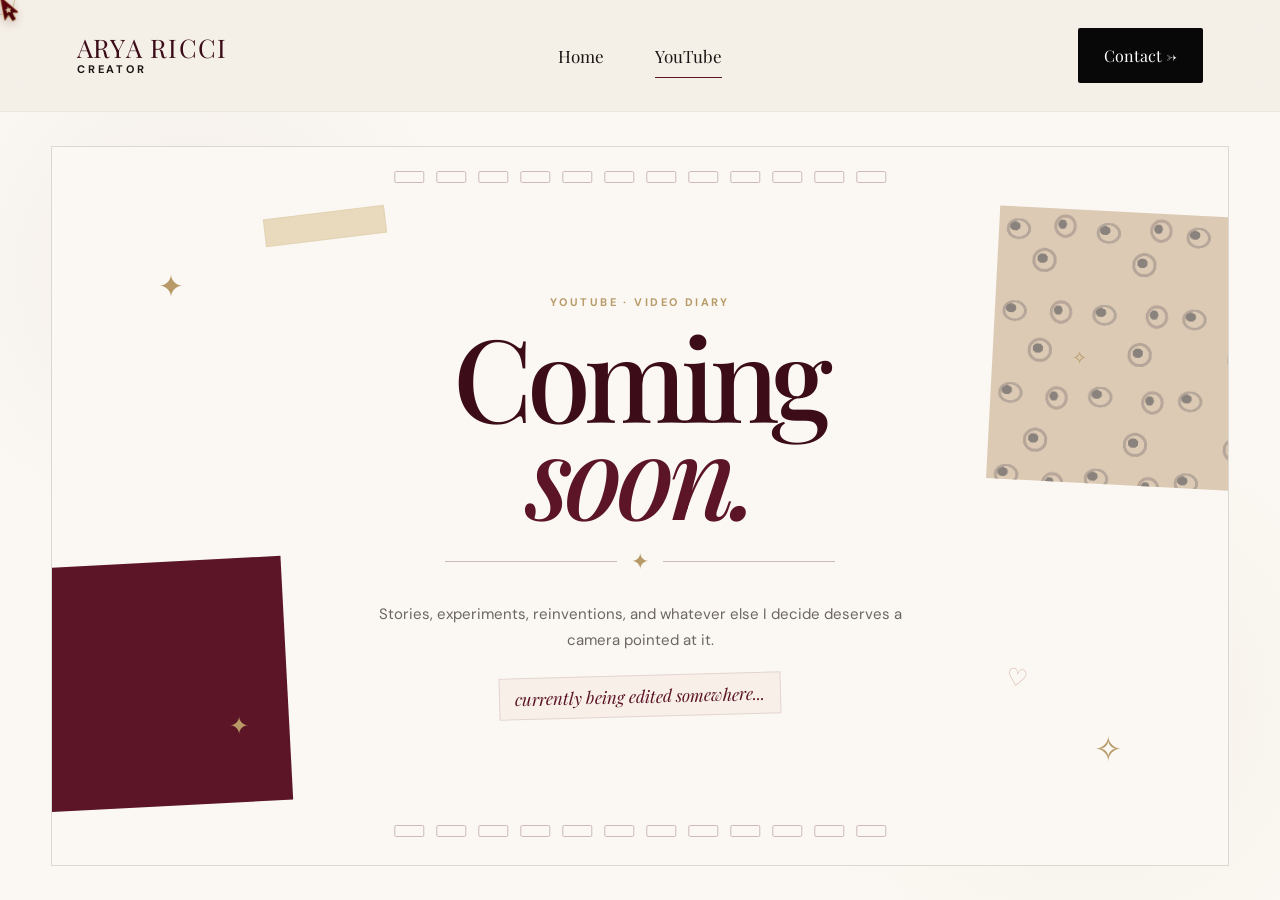
<file: YouTube/index.html>
<!doctype html>
<html lang="en">
<head>
  <meta charset="utf-8">
  <meta name="viewport" content="width=device-width,initial-scale=1">
  <meta name="description" content="YouTube by Arya Ricci — coming soon.">
  <title>YouTube | Arya Ricci</title>

  <link rel="preconnect" href="https://fonts.googleapis.com">
  <link rel="preconnect" href="https://fonts.gstatic.com" crossorigin>
  <link href="https://fonts.googleapis.com/css2?family=DM+Sans:wght@400;500;600;700&family=Playfair+Display:ital,wght@0,500;0,600;1,500&display=swap" rel="stylesheet">

  <style>
    :root{
      --ink:#1a1714;
      --muted:#6d655f;
      --paper:#f4efe8;
      --paper-bright:#fbf8f3;
      --line:rgba(26,23,20,.14);
      --maroon:#5c1526;
      --maroon-dark:#3c0d18;
      --rose:#d9b4ab;
      --gold:#b79a67;
      --tan:#c5a47f;
      --header-height:112px;
      --max-width:1920px;
    }

    *{box-sizing:border-box}
    html{scroll-behavior:smooth}

    body{
      margin:0;
      color:var(--ink);
      background:var(--paper);
      font-family:"DM Sans",Arial,sans-serif;
      -webkit-font-smoothing:antialiased;
    }

    a{color:inherit}

    .sr-only{
      position:absolute;
      width:1px;
      height:1px;
      padding:0;
      margin:-1px;
      overflow:hidden;
      clip:rect(0,0,0,0);
      white-space:nowrap;
      border:0;
    }

    /* SAME HEADER AS HOMEPAGE */
    .site-header{
      width:min(100%,var(--max-width));
      min-height:var(--header-height);
      margin:0 auto;
      padding:0 6%;
      display:grid;
      grid-template-columns:1fr auto 1fr;
      align-items:center;
      gap:32px;
      background:rgba(244,239,232,.96);
      border-bottom:1px solid rgba(0,0,0,.04);
      position:sticky;
      top:0;
      z-index:50;
      backdrop-filter:blur(14px);
    }

    .brand{
      display:inline-flex;
      flex-direction:column;
      gap:3px;
      text-decoration:none;
      justify-self:start;
    }

    .brand-name{
      color:var(--maroon-dark);
      font-family:"Playfair Display",Georgia,serif;
      font-size:clamp(23px,2vw,36px);
      letter-spacing:.05em;
      line-height:.95;
    }

    .brand-role{
      font-size:11px;
      font-weight:700;
      letter-spacing:.26em;
    }

    .site-nav{
      display:flex;
      align-items:center;
      gap:clamp(28px,4vw,58px);
    }

    .site-nav a{
      position:relative;
      text-decoration:none;
      font-family:"Playfair Display",Georgia,serif;
      font-size:17px;
    }

    .site-nav a::after{
      content:"";
      position:absolute;
      left:0;
      right:0;
      bottom:-11px;
      height:1px;
      background:var(--maroon);
      transform:scaleX(0);
      transition:transform .2s ease;
    }

    .site-nav a:hover::after,
    .site-nav a[aria-current="page"]::after{
      transform:scaleX(1);
    }

    .header-cta{
      justify-self:end;
      padding:17px 26px;
      background:#080808;
      color:#fff;
      border-radius:2px;
      text-decoration:none;
      font-family:"Playfair Display",Georgia,serif;
      font-size:16px;
      transition:transform .2s ease,background .2s ease;
    }

    .header-cta:hover{
      transform:translateY(-2px);
      background:#26211d;
    }

    .menu-toggle{display:none}

    main{
      width:min(100%,var(--max-width));
      min-height:calc(100vh - var(--header-height));
      margin:0 auto;
      padding:34px 4%;
      background:
        radial-gradient(circle at 15% 20%, rgba(92,21,38,.05), transparent 22%),
        radial-gradient(circle at 85% 75%, rgba(183,154,103,.08), transparent 24%),
        var(--paper-bright);
    }

    .stage{
      min-height:calc(100vh - var(--header-height) - 68px);
      position:relative;
      overflow:hidden;
      display:grid;
      place-items:center;
      padding:72px 7%;
      border:1px solid var(--line);
      background:var(--paper-bright);
      isolation:isolate;
    }

    /* SUBTLE COLLAGE ACCENTS */
    .film-strip{
      position:absolute;
      left:50%;
      width:min(68%, 860px);
      transform:translateX(-50%);
      height:16px;
      display:flex;
      justify-content:center;
      gap:12px;
      overflow:hidden;
      opacity:.28;
    }

    .film-strip.top{top:24px}
    .film-strip.bottom{bottom:24px}

    .film-strip span{
      flex:0 0 30px;
      height:12px;
      border:1px solid var(--maroon);
      border-radius:2px;
    }

    .cheetah{
      position:absolute;
      width:22%;
      height:38%;
      right:-2%;
      top:9%;
      background-color:#c9ad8b;
      background-image:
        radial-gradient(ellipse at 18% 24%, #40352f 0 5px, transparent 5.5px),
        radial-gradient(ellipse at 22% 27%, transparent 0 9px, #85705f 9.5px 12px, transparent 12.5px),
        radial-gradient(ellipse at 66% 18%, #40352f 0 4px, transparent 4.5px),
        radial-gradient(ellipse at 69% 20%, transparent 0 8px, #8b715e 8.5px 11px, transparent 11.5px),
        radial-gradient(ellipse at 45% 56%, #40352f 0 5px, transparent 5.5px),
        radial-gradient(ellipse at 47% 58%, transparent 0 9px, #876f5d 9.5px 12px, transparent 12.5px);
      background-size:
        90px 82px,90px 82px,
        96px 86px,96px 86px,
        100px 90px,100px 90px;
      opacity:.6;
      transform:rotate(3deg);
      z-index:-1;
    }

    .maroon-card{
      position:absolute;
      width:24%;
      height:34%;
      left:-4%;
      bottom:8%;
      background:var(--maroon);
      transform:rotate(-3deg);
      z-index:-1;
    }

    .tape{
      position:absolute;
      width:122px;
      height:28px;
      left:18%;
      top:9%;
      background:rgba(226,205,170,.72);
      border:1px solid rgba(183,154,103,.12);
      transform:rotate(-7deg);
      z-index:2;
    }

    .content{
      position:relative;
      z-index:3;
      width:min(920px,100%);
      text-align:center;
    }

    .eyebrow{
      margin:0 0 18px;
      color:var(--gold);
      font-size:11px;
      font-weight:700;
      letter-spacing:.22em;
      text-transform:uppercase;
    }

    h1{
      margin:0;
      color:var(--maroon-dark);
      font-family:"Playfair Display",Georgia,serif;
      font-size:clamp(74px,9vw,148px);
      font-weight:500;
      line-height:.84;
      letter-spacing:-.055em;
    }

    h1 em{
      color:var(--maroon);
      font-weight:500;
    }

    .sub{
      width:min(560px,100%);
      margin:28px auto 0;
      color:var(--muted);
      font-size:15px;
      line-height:1.75;
    }

    .rule{
      width:min(390px,65%);
      display:flex;
      align-items:center;
      gap:14px;
      margin:30px auto 0;
    }

    .rule::before,
    .rule::after{
      content:"";
      height:1px;
      flex:1;
      background:rgba(92,21,38,.28);
    }

    .rule span{
      color:var(--gold);
      font-size:22px;
      line-height:1;
    }

    .note{
      margin:22px auto 0;
      width:max-content;
      max-width:100%;
      padding:9px 15px;
      background:#f7efe8;
      color:var(--maroon);
      border:1px solid rgba(92,21,38,.12);
      font-family:"Playfair Display",Georgia,serif;
      font-size:17px;
      font-style:italic;
      transform:rotate(-1.5deg);
    }

    .sparkle{
      position:absolute;
      color:var(--gold);
      font-family:"Playfair Display",Georgia,serif;
      line-height:1;
      user-select:none;
      z-index:2;
    }

    .s1{top:17%;left:9%;font-size:31px}
    .s2{top:28%;right:12%;font-size:18px}
    .s3{bottom:18%;left:15%;font-size:24px}
    .s4{bottom:14%;right:9%;font-size:34px}

    .heart{
      position:absolute;
      right:17%;
      bottom:24%;
      color:var(--rose);
      font-size:24px;
      transform:rotate(10deg);
      z-index:2;
    }

    @media(max-width:1100px){
      .site-header{
        grid-template-columns:1fr auto;
        min-height:86px;
      }

      .site-nav,
      .header-cta{
        display:none;
      }

      .menu-toggle{
        display:grid;
        gap:6px;
        padding:14px;
        border:0;
        background:transparent;
        cursor:pointer;
      }

      .menu-toggle span:not(.sr-only){
        width:26px;
        height:2px;
        background:var(--ink);
      }

      .site-header.is-open .site-nav{
        display:flex;
        position:absolute;
        left:0;
        right:0;
        top:86px;
        flex-direction:column;
        align-items:flex-start;
        gap:24px;
        padding:30px 6%;
        background:var(--paper);
        border-bottom:1px solid var(--line);
      }

      .site-header.is-open .site-nav a{
        font-family:"DM Sans",Arial,sans-serif;
        font-size:13px;
        font-weight:700;
        letter-spacing:.1em;
        text-transform:uppercase;
      }

      main{
        min-height:calc(100vh - 86px);
      }
    }

    @media(max-width:780px){
      main{padding:18px 4%}

      .stage{
        min-height:calc(100vh - 122px);
        padding:68px 8%;
      }

      .cheetah{
        width:35%;
        height:29%;
        right:-8%;
        top:8%;
      }

      .maroon-card{
        width:31%;
        height:25%;
        left:-8%;
        bottom:9%;
      }

      .tape{
        left:10%;
        top:8%;
      }

      .sub{font-size:14px}

      .s1{left:5%}
      .s2{right:6%}
      .s3{left:8%}
      .s4{right:5%}
    }
 /* Arya Ricci animated cursor */
@media (hover: hover) and (pointer: fine) {

  body,
  a,
  button {
    cursor: none !important;
  }

  .cursor-dot {
    position: fixed;
    left: 0;
    top: 0;

    width: 28px;
    height: 28px;

    background: url("/ugc/assets/arya-cursor.png") center / contain no-repeat;

    pointer-events: none;
    z-index: 99999;

    transform: translate(-3px, -3px);

    filter: drop-shadow(0 3px 4px rgba(60, 13, 24, 0.2));

    transition:
      width .15s ease,
      height .15s ease,
      filter .15s ease;
  }

  .cursor-ring {
    position: fixed;
    left: 0;
    top: 0;

    width: 30px;
    height: 30px;

    border: 1px solid rgba(183, 154, 103, 0.55);
    border-radius: 50%;

    background: rgba(92, 21, 38, 0.035);

    box-shadow:
      0 0 0 4px rgba(183, 154, 103, 0.04);

    pointer-events: none;
    z-index: 99998;

    transform: translate(-50%, -50%);

    transition:
      width .2s ease,
      height .2s ease,
      background .2s ease,
      border-color .2s ease;
  }

  .cursor-ring::after {
    content: "✦";
    position: absolute;

    right: -7px;
    top: -9px;

    color: #b79a67;
    font-size: 10px;

    opacity: 0;
    transform: scale(.3) rotate(-20deg);

    transition:
      opacity .18s ease,
      transform .18s ease;
  }

  .cursor-ring.is-hovering {
    width: 45px;
    height: 45px;

    border-color: rgba(92, 21, 38, 0.65);
    background: rgba(92, 21, 38, 0.07);
  }

  .cursor-ring.is-hovering::after {
    opacity: 1;
    transform: scale(1) rotate(10deg);
  }

  .cursor-ring.is-clicking {
    width: 22px;
    height: 22px;

    background: rgba(92, 21, 38, 0.14);
  }
} </style>
</head>

<body>
  <header class="site-header" id="top">
    <a class="brand" href="/">
      <span class="brand-name">ARYA RICCI</span>
      <span class="brand-role">CREATOR</span>
    </a>

    <button class="menu-toggle" type="button" aria-expanded="false" aria-controls="site-nav">
      <span></span>
      <span></span>
      <span class="sr-only">Open navigation</span>
    </button>

    <nav class="site-nav" id="site-nav" aria-label="Primary navigation">
      <a href="/">Home</a>
      <a href="/youtube/" aria-current="page">YouTube</a>
    </nav>

    <a class="header-cta" href="mailto:hello@aryaricci.com">Contact <span>→</span></a>
  </header>

  <main>
    <section class="stage">
      <div class="film-strip top" aria-hidden="true">
        <span></span><span></span><span></span><span></span><span></span><span></span><span></span><span></span><span></span><span></span><span></span><span></span>
      </div>

      <div class="film-strip bottom" aria-hidden="true">
        <span></span><span></span><span></span><span></span><span></span><span></span><span></span><span></span><span></span><span></span><span></span><span></span>
      </div>

      <div class="cheetah" aria-hidden="true"></div>
      <div class="maroon-card" aria-hidden="true"></div>
      <div class="tape" aria-hidden="true"></div>

      <span class="sparkle s1" aria-hidden="true">✦</span>
      <span class="sparkle s2" aria-hidden="true">✧</span>
      <span class="sparkle s3" aria-hidden="true">✦</span>
      <span class="sparkle s4" aria-hidden="true">✧</span>
      <span class="heart" aria-hidden="true">♡</span>

      <div class="content">
        <p class="eyebrow">YouTube · video diary</p>
        <h1>Coming<br><em>soon.</em></h1>

        <div class="rule" aria-hidden="true"><span>✦</span></div>

        <p class="sub">
          Stories, experiments, reinventions, and whatever else I decide deserves a camera pointed at it.
        </p>

        <div class="note">currently being edited somewhere...</div>
      </div>
    </section>
  </main>

  <script>
    const header=document.querySelector('.site-header');
    const toggle=document.querySelector('.menu-toggle');
    const navLinks=document.querySelectorAll('.site-nav a');

    if(header&&toggle){
      toggle.addEventListener('click',()=>{
        const open=header.classList.toggle('is-open');
        toggle.setAttribute('aria-expanded',String(open));
      });

      navLinks.forEach(link=>{
        link.addEventListener('click',()=>{
          header.classList.remove('is-open');
          toggle.setAttribute('aria-expanded','false');
        });
      });
    }
  </script>
<div class="cursor-dot" aria-hidden="true"></div>
<div class="cursor-ring" aria-hidden="true"></div>

<script>
  const cursorDot = document.querySelector(".cursor-dot");
  const cursorRing = document.querySelector(".cursor-ring");

  let mouseX = 0;
  let mouseY = 0;

  let ringX = 0;
  let ringY = 0;

  window.addEventListener("mousemove", (event) => {
    mouseX = event.clientX;
    mouseY = event.clientY;

    cursorDot.style.left = mouseX + "px";
    cursorDot.style.top = mouseY + "px";
  });

  function animateCursor() {
    ringX += (mouseX - ringX) * 0.16;
    ringY += (mouseY - ringY) * 0.16;

    cursorRing.style.left = ringX + "px";
    cursorRing.style.top = ringY + "px";

    requestAnimationFrame(animateCursor);
  }

  animateCursor();

  document.querySelectorAll("a, button").forEach((item) => {
    item.addEventListener("mouseenter", () => {
      cursorRing.classList.add("is-hovering");
    });

    item.addEventListener("mouseleave", () => {
      cursorRing.classList.remove("is-hovering");
    });
  });

  window.addEventListener("mousedown", () => {
    cursorRing.classList.add("is-clicking");
  });

  window.addEventListener("mouseup", () => {
    cursorRing.classList.remove("is-clicking");
  });
</script></body>
</html>
</file>
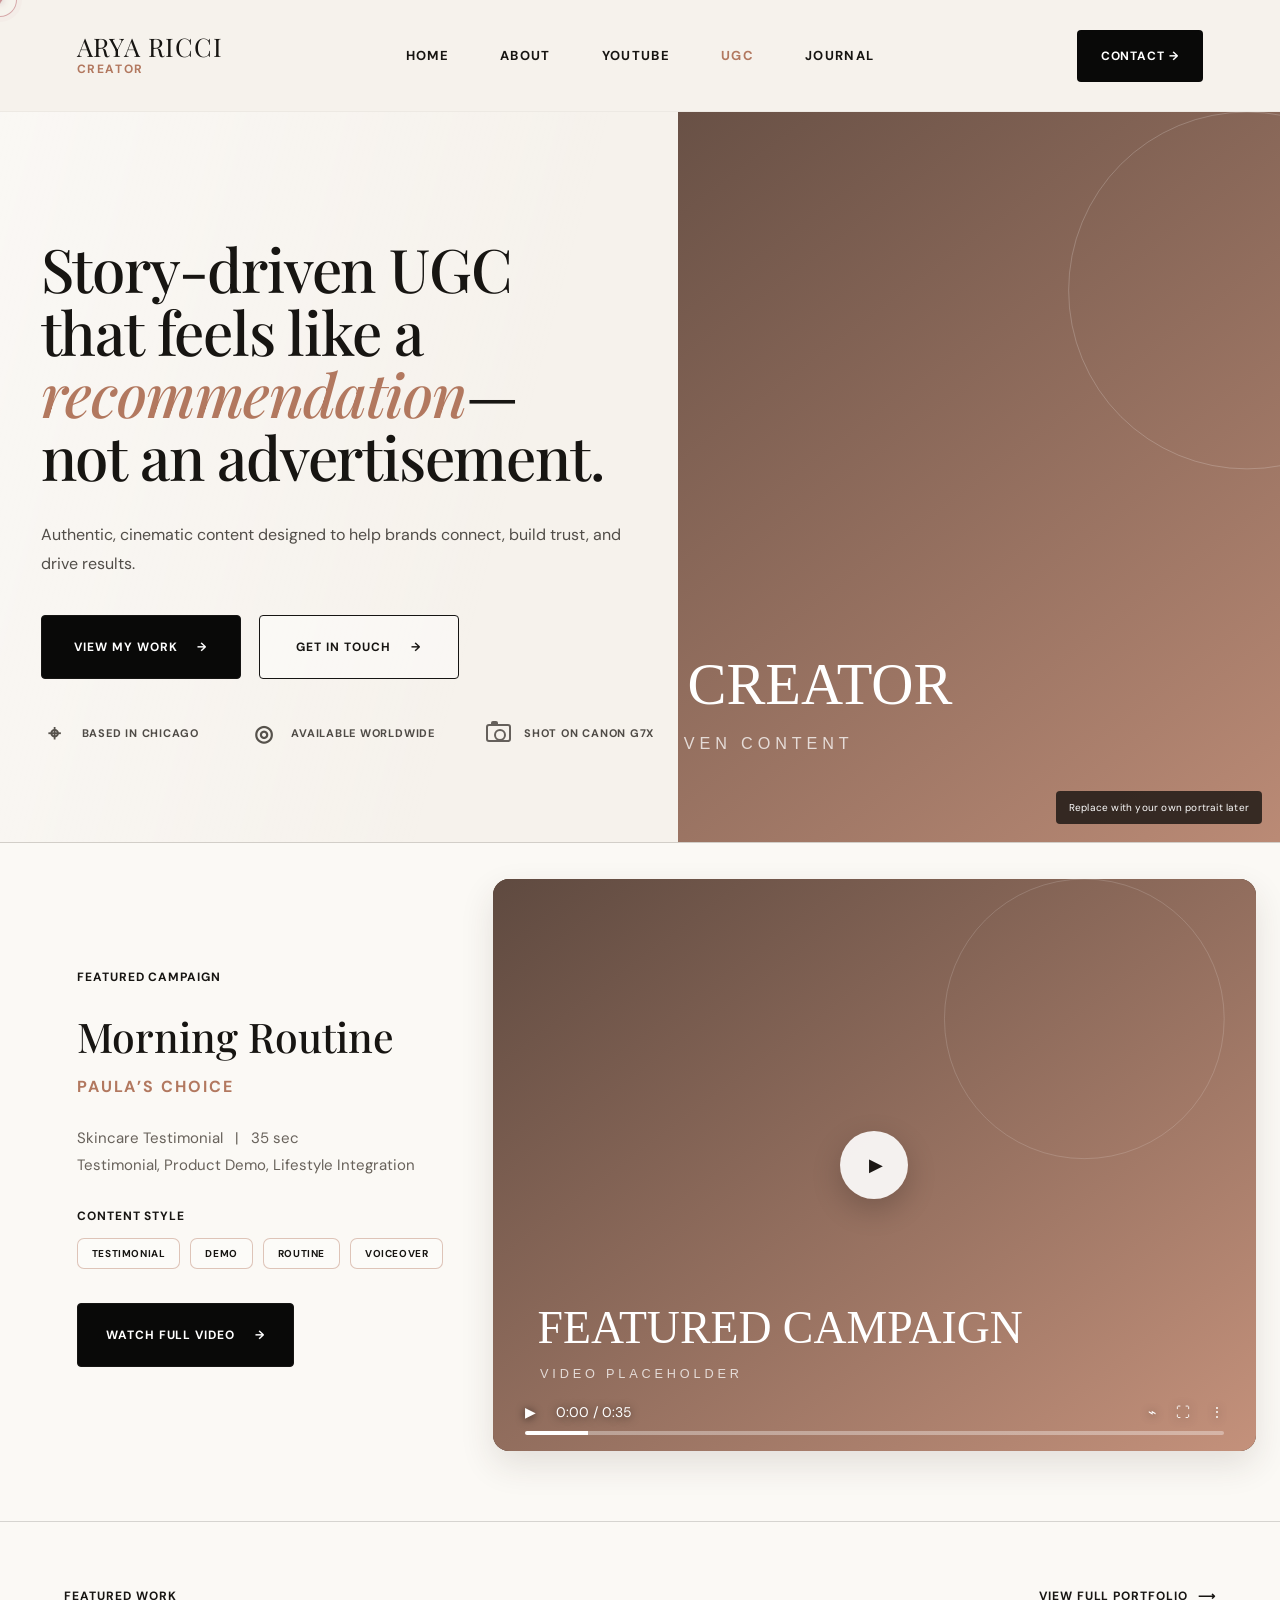
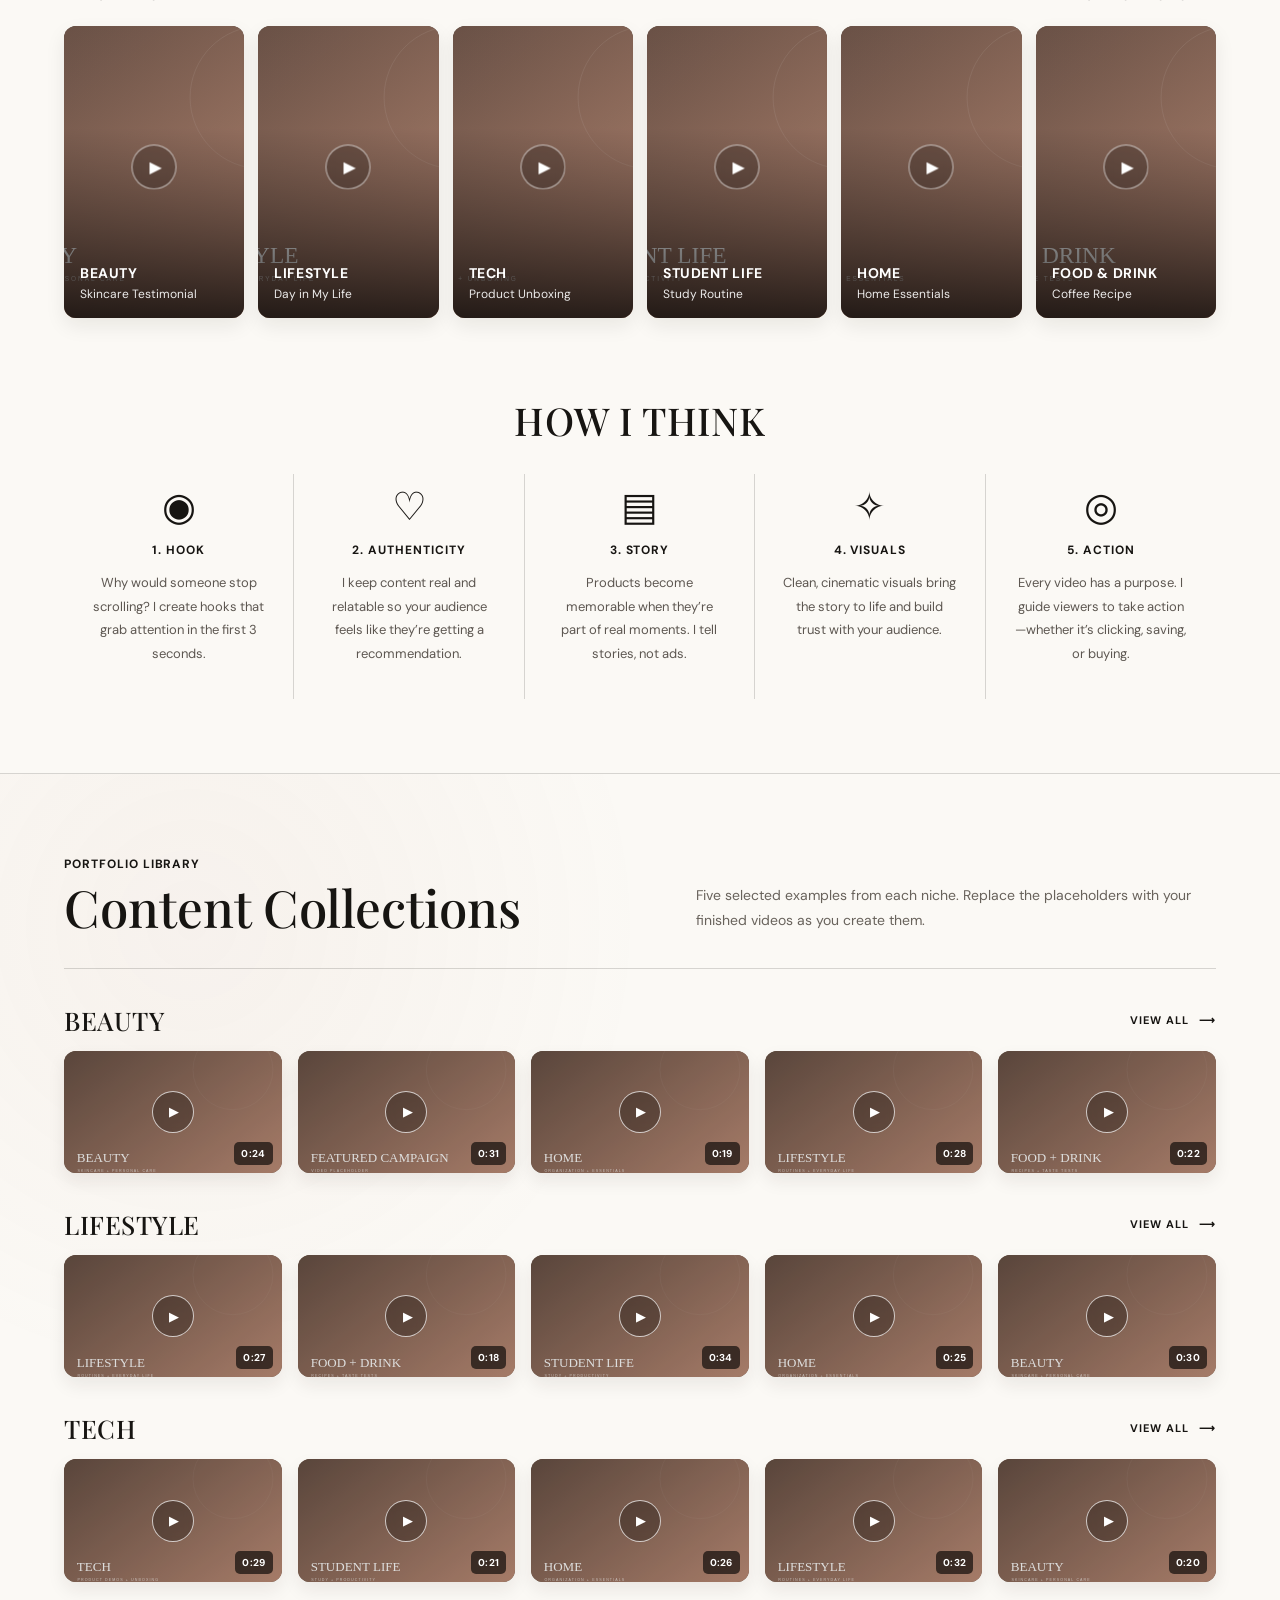
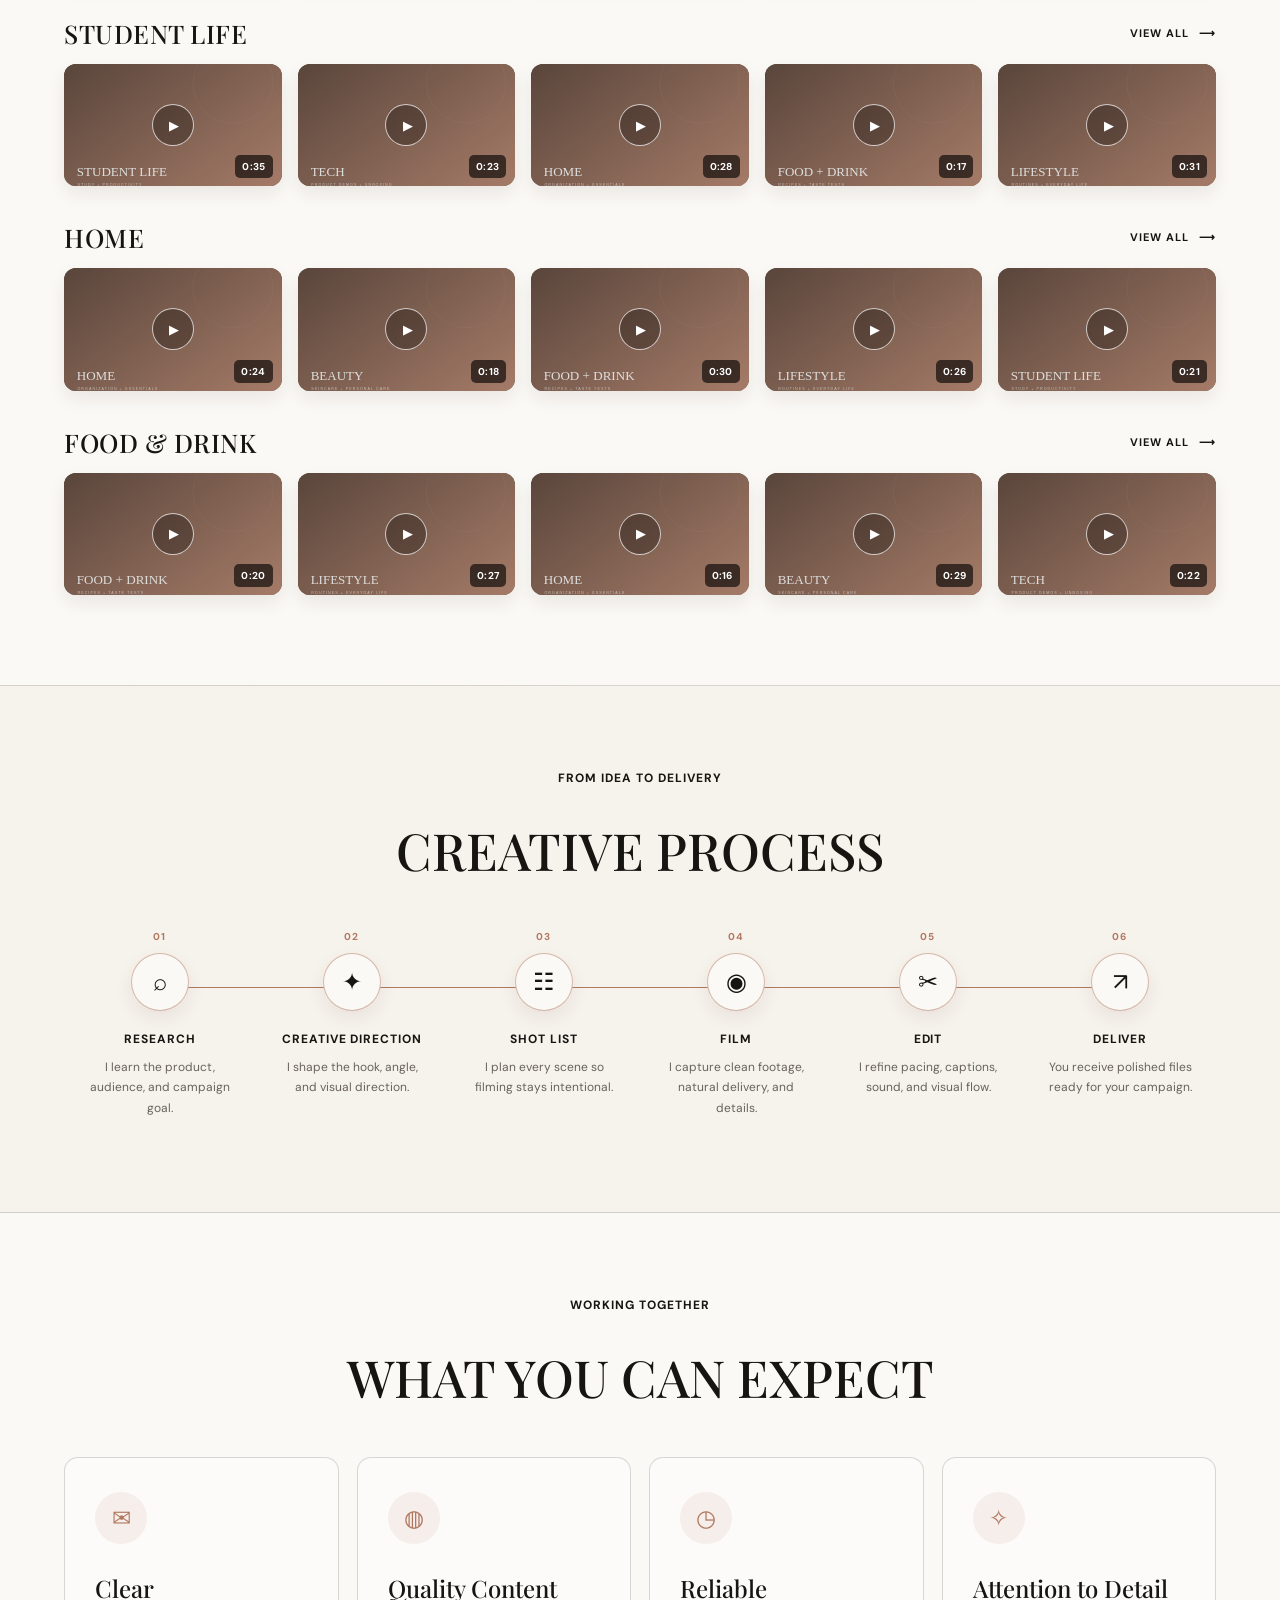
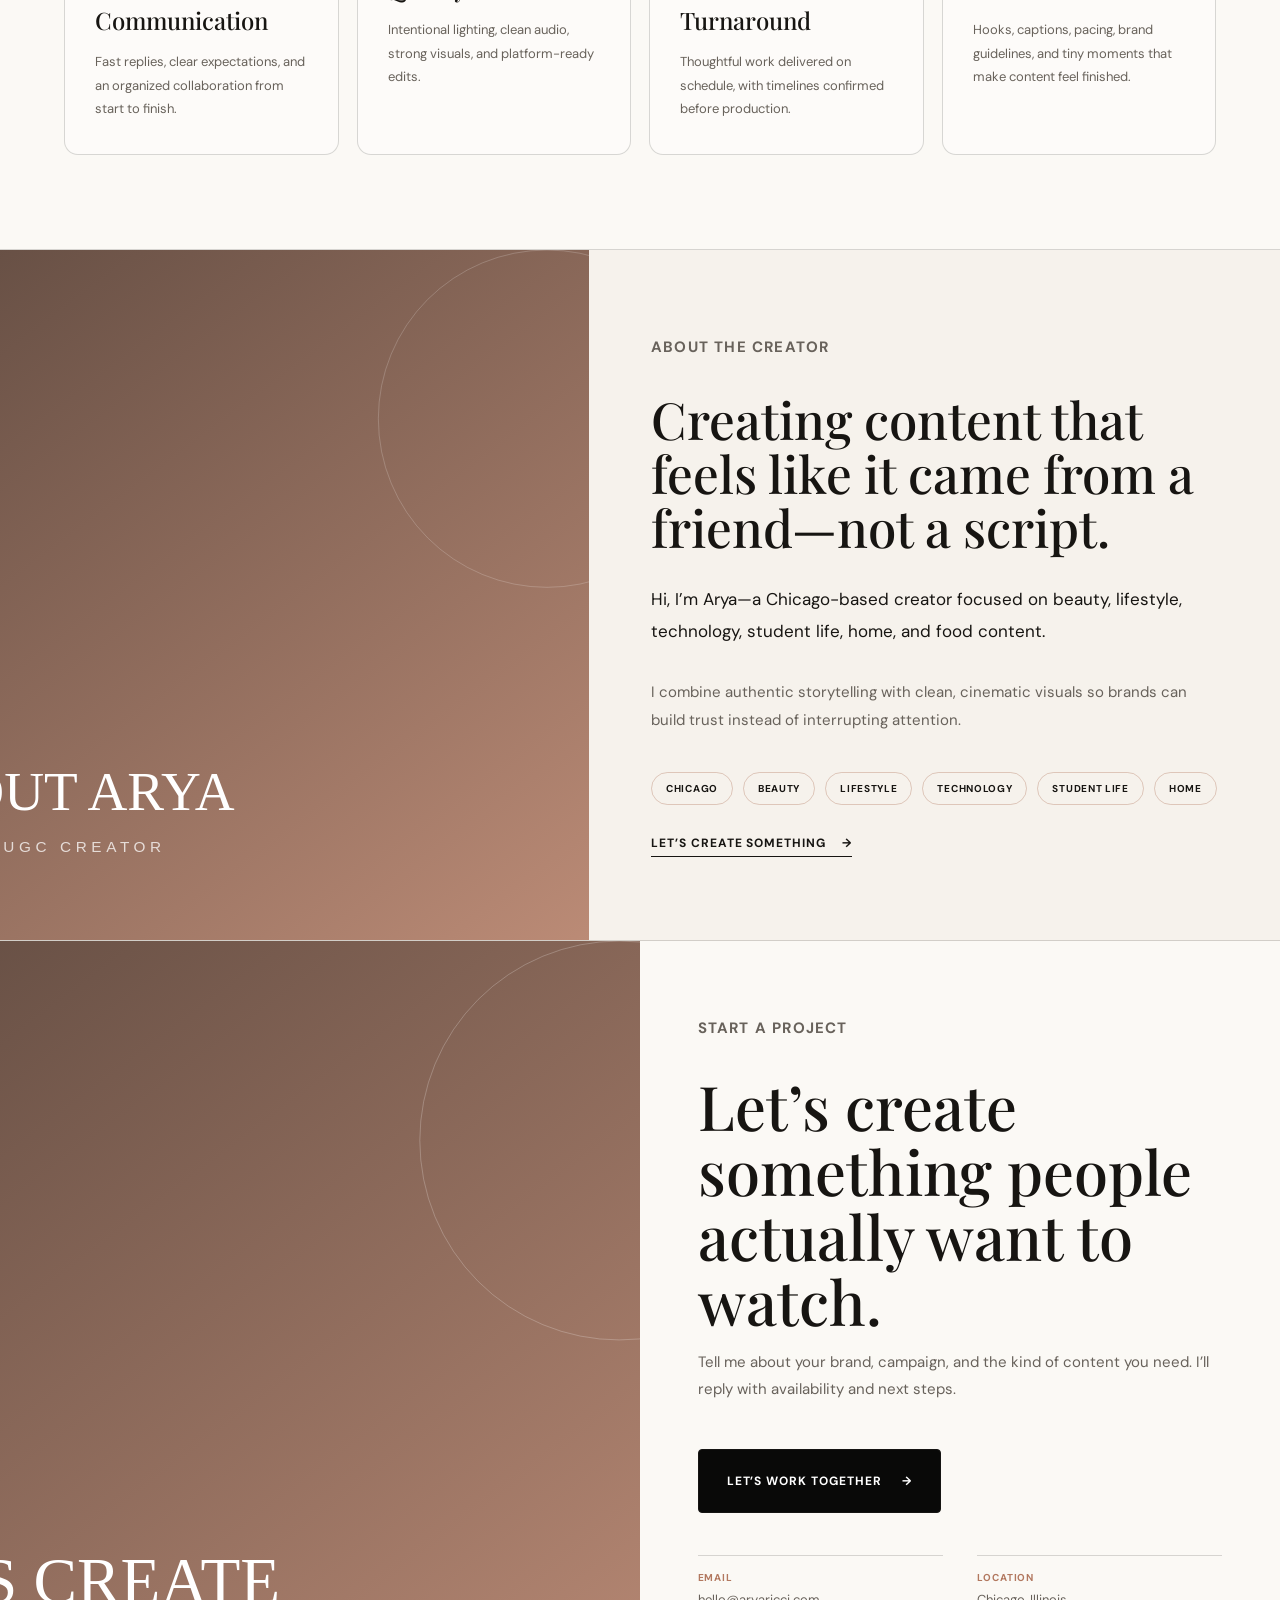
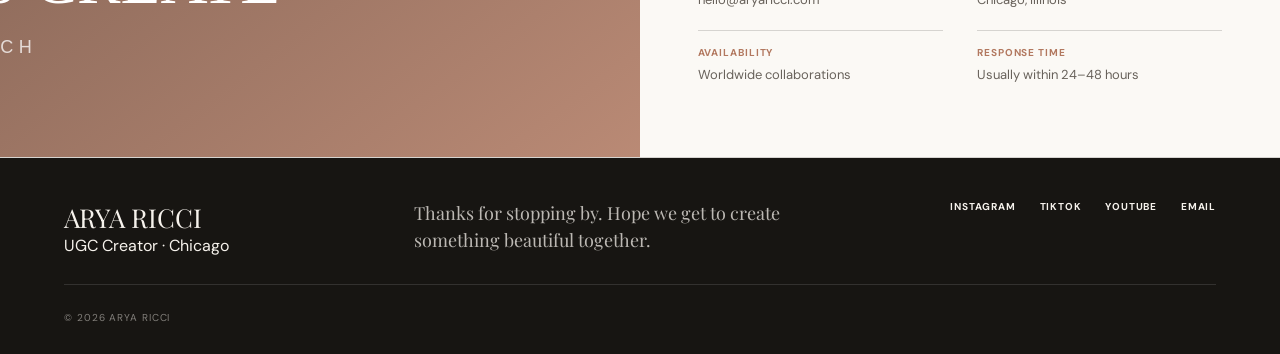
<file: ugc/ugc.html>
<!doctype html>
<html lang="en">
<head>
  <meta charset="utf-8" />
  <meta name="viewport" content="width=device-width, initial-scale=1" />
  <meta name="description" content="Arya Ricci — story-driven UGC creator portfolio." />
  <title>Arya Ricci | UGC Creator</title>
  <link rel="preconnect" href="https://fonts.googleapis.com">
  <link rel="preconnect" href="https://fonts.gstatic.com" crossorigin>
  <link href="https://fonts.googleapis.com/css2?family=DM+Sans:wght@400;500;600;700&family=Playfair+Display:ital,wght@0,500;0,600;1,500&display=swap" rel="stylesheet">
  <link rel="stylesheet" href="styles.css" />
</head>
<body>
  <header class="site-header personal-header" id="top"><a class="brand" href="index.html"><span class="brand-name">ARYA RICCI</span><span class="brand-role">CREATOR</span></a><button class="menu-toggle" type="button" aria-expanded="false" aria-controls="site-nav"><span></span><span></span><span class="sr-only">Open navigation</span></button><nav class="site-nav" id="site-nav" aria-label="Primary navigation"><a href="index.html">Home</a><a href="about.html">About</a><a href="youtube.html">YouTube</a><a href="ugc.html" aria-current="page">UGC</a><a href="journal.html">Journal</a></nav><a class="header-cta" href="contact.html">Contact <span>→</span></a></header>

  <main>
    <section class="hero" aria-labelledby="hero-title">
      <div class="hero-copy">
        <p class="eyebrow">UGC creator · Chicago</p>
        <h1 id="hero-title">
          Story-driven UGC<br>
          that feels like a<br>
          <em>recommendation</em>—<br>
          not an advertisement.
        </h1>

        <p class="hero-description">
          Authentic, cinematic content designed to help brands connect,
          build trust, and drive results.
        </p>

        <div class="hero-actions">
          <a class="button button-dark" href="#portfolio">View my work <span aria-hidden="true">→</span></a>
          <a class="button button-light" href="#contact">Get in touch <span aria-hidden="true">→</span></a>
        </div>

        <ul class="quick-facts" aria-label="Creator details">
          <li><span class="fact-icon" aria-hidden="true">⌖</span><span>Based in Chicago</span></li>
          <li><span class="fact-icon" aria-hidden="true">◎</span><span>Available worldwide</span></li>
          <li><span class="fact-icon camera-icon" aria-hidden="true"></span><span>Shot on Canon G7X</span></li>
        </ul>
      </div>

      <div class="hero-media">
        <img src="assets/hero-placeholder.svg" alt="UGC creator holding a camera" />
        <div class="replace-note">Replace with your own portrait later</div>
      </div>
    </section>

    <section class="featured" id="portfolio" aria-labelledby="featured-title">
      <div class="featured-copy reveal">
        <p class="section-label">Featured campaign</p>
        <h2 id="featured-title">Morning Routine</h2>
        <p class="campaign-brand">Paula’s Choice</p>
        <p class="campaign-meta">Skincare Testimonial <span>|</span> 35 sec</p>
        <p class="campaign-types">Testimonial, Product Demo, Lifestyle Integration</p>

        <div class="content-style">
          <p class="content-style-title">Content style</p>
          <div class="tag-list" aria-label="Content style tags">
            <span>Testimonial</span>
            <span>Demo</span>
            <span>Routine</span>
            <span>Voiceover</span>
          </div>
        </div>

        <a class="button button-dark featured-button" href="#contact">
          Watch full video <span aria-hidden="true">→</span>
        </a>
      </div>

      <a class="featured-media reveal" href="#contact" aria-label="Open featured campaign details">
        <img src="assets/featured-placeholder.svg" alt="Skincare product in a warm candlelit setting" />
        <span class="play-button" aria-hidden="true">▶</span>
        <span class="mock-video-controls" aria-hidden="true">
          <span>▶</span>
          <span>0:00 / 0:35</span>
          <span class="control-spacer"></span>
          <span>⌁</span>
          <span>⛶</span>
          <span>⋮</span>
        </span>
      </a>
    </section>

    <section class="work-section" aria-labelledby="work-title">
      <div class="section-heading reveal">
        <p class="section-label" id="work-title">Featured work</p>
        <a class="portfolio-link" href="#contact">View full portfolio <span aria-hidden="true">⟶</span></a>
      </div>

      <div class="work-grid">
        <a class="work-card reveal" href="#contact">
          <img src="assets/work-beauty.svg" alt="Beauty skincare video thumbnail" />
          <span class="card-shade"></span>
          <span class="card-play" aria-hidden="true">▶</span>
          <span class="card-copy"><strong>Beauty</strong><small>Skincare Testimonial</small></span>
        </a>

        <a class="work-card reveal" href="#contact">
          <img src="assets/work-lifestyle.svg" alt="Lifestyle coffee video thumbnail" />
          <span class="card-shade"></span>
          <span class="card-play" aria-hidden="true">▶</span>
          <span class="card-copy"><strong>Lifestyle</strong><small>Day in My Life</small></span>
        </a>

        <a class="work-card reveal" href="#contact">
          <img src="assets/work-tech.svg" alt="Tech camera video thumbnail" />
          <span class="card-shade"></span>
          <span class="card-play" aria-hidden="true">▶</span>
          <span class="card-copy"><strong>Tech</strong><small>Product Unboxing</small></span>
        </a>

        <a class="work-card reveal" href="#contact">
          <img src="assets/work-student.svg" alt="Student life study video thumbnail" />
          <span class="card-shade"></span>
          <span class="card-play" aria-hidden="true">▶</span>
          <span class="card-copy"><strong>Student Life</strong><small>Study Routine</small></span>
        </a>

        <a class="work-card reveal" href="#contact">
          <img src="assets/work-home.svg" alt="Home essentials video thumbnail" />
          <span class="card-shade"></span>
          <span class="card-play" aria-hidden="true">▶</span>
          <span class="card-copy"><strong>Home</strong><small>Home Essentials</small></span>
        </a>

        <a class="work-card reveal" href="#contact">
          <img src="assets/work-food.svg" alt="Food and drink coffee recipe video thumbnail" />
          <span class="card-shade"></span>
          <span class="card-play" aria-hidden="true">▶</span>
          <span class="card-copy"><strong>Food &amp; Drink</strong><small>Coffee Recipe</small></span>
        </a>
      </div>
    </section>

    <section class="thinking-section" id="process" aria-labelledby="thinking-title">
      <h2 id="thinking-title" class="reveal">How I Think</h2>

      <div class="thinking-grid">
        <article class="thinking-card reveal">
          <span class="thinking-icon" aria-hidden="true">◉</span>
          <h3>1. Hook</h3>
          <p>Why would someone stop scrolling? I create hooks that grab attention in the first 3 seconds.</p>
        </article>

        <article class="thinking-card reveal">
          <span class="thinking-icon" aria-hidden="true">♡</span>
          <h3>2. Authenticity</h3>
          <p>I keep content real and relatable so your audience feels like they’re getting a recommendation.</p>
        </article>

        <article class="thinking-card reveal">
          <span class="thinking-icon" aria-hidden="true">▤</span>
          <h3>3. Story</h3>
          <p>Products become memorable when they’re part of real moments. I tell stories, not ads.</p>
        </article>

        <article class="thinking-card reveal">
          <span class="thinking-icon" aria-hidden="true">✧</span>
          <h3>4. Visuals</h3>
          <p>Clean, cinematic visuals bring the story to life and build trust with your audience.</p>
        </article>

        <article class="thinking-card reveal">
          <span class="thinking-icon" aria-hidden="true">◎</span>
          <h3>5. Action</h3>
          <p>Every video has a purpose. I guide viewers to take action—whether it’s clicking, saving, or buying.</p>
        </article>
      </div>
    </section>

    <section class="collections-section" aria-labelledby="collections-title">
      <div class="collections-header reveal">
        <div>
          <p class="section-label">Portfolio library</p>
          <h2 id="collections-title">Content Collections</h2>
        </div>
        <p class="collections-intro">Five selected examples from each niche. Replace the placeholders with your finished videos as you create them.</p>
      </div>

      <div class="collection-group reveal">
        <div class="collection-row-heading">
          <h3>Beauty</h3>
          <a href="#contact">View all <span aria-hidden="true">⟶</span></a>
        </div>
        <div class="collection-grid">
          <a class="collection-card" href="#contact"><img src="assets/work-beauty.svg" alt="Beauty video example 1"><span class="collection-play">▶</span><span class="duration">0:24</span></a>
          <a class="collection-card" href="#contact"><img src="assets/featured-placeholder.svg" alt="Beauty video example 2"><span class="collection-play">▶</span><span class="duration">0:31</span></a>
          <a class="collection-card" href="#contact"><img src="assets/work-home.svg" alt="Beauty video example 3"><span class="collection-play">▶</span><span class="duration">0:19</span></a>
          <a class="collection-card" href="#contact"><img src="assets/work-lifestyle.svg" alt="Beauty video example 4"><span class="collection-play">▶</span><span class="duration">0:28</span></a>
          <a class="collection-card" href="#contact"><img src="assets/work-food.svg" alt="Beauty video example 5"><span class="collection-play">▶</span><span class="duration">0:22</span></a>
        </div>
      </div>

      <div class="collection-group reveal">
        <div class="collection-row-heading">
          <h3>Lifestyle</h3>
          <a href="#contact">View all <span aria-hidden="true">⟶</span></a>
        </div>
        <div class="collection-grid">
          <a class="collection-card" href="#contact"><img src="assets/work-lifestyle.svg" alt="Lifestyle video example 1"><span class="collection-play">▶</span><span class="duration">0:27</span></a>
          <a class="collection-card" href="#contact"><img src="assets/work-food.svg" alt="Lifestyle video example 2"><span class="collection-play">▶</span><span class="duration">0:18</span></a>
          <a class="collection-card" href="#contact"><img src="assets/work-student.svg" alt="Lifestyle video example 3"><span class="collection-play">▶</span><span class="duration">0:34</span></a>
          <a class="collection-card" href="#contact"><img src="assets/work-home.svg" alt="Lifestyle video example 4"><span class="collection-play">▶</span><span class="duration">0:25</span></a>
          <a class="collection-card" href="#contact"><img src="assets/work-beauty.svg" alt="Lifestyle video example 5"><span class="collection-play">▶</span><span class="duration">0:30</span></a>
        </div>
      </div>

      <div class="collection-group reveal">
        <div class="collection-row-heading">
          <h3>Tech</h3>
          <a href="#contact">View all <span aria-hidden="true">⟶</span></a>
        </div>
        <div class="collection-grid">
          <a class="collection-card" href="#contact"><img src="assets/work-tech.svg" alt="Tech video example 1"><span class="collection-play">▶</span><span class="duration">0:29</span></a>
          <a class="collection-card" href="#contact"><img src="assets/work-student.svg" alt="Tech video example 2"><span class="collection-play">▶</span><span class="duration">0:21</span></a>
          <a class="collection-card" href="#contact"><img src="assets/work-home.svg" alt="Tech video example 3"><span class="collection-play">▶</span><span class="duration">0:26</span></a>
          <a class="collection-card" href="#contact"><img src="assets/work-lifestyle.svg" alt="Tech video example 4"><span class="collection-play">▶</span><span class="duration">0:32</span></a>
          <a class="collection-card" href="#contact"><img src="assets/work-beauty.svg" alt="Tech video example 5"><span class="collection-play">▶</span><span class="duration">0:20</span></a>
        </div>
      </div>

      <div class="collection-group reveal">
        <div class="collection-row-heading">
          <h3>Student Life</h3>
          <a href="#contact">View all <span aria-hidden="true">⟶</span></a>
        </div>
        <div class="collection-grid">
          <a class="collection-card" href="#contact"><img src="assets/work-student.svg" alt="Student life video example 1"><span class="collection-play">▶</span><span class="duration">0:35</span></a>
          <a class="collection-card" href="#contact"><img src="assets/work-tech.svg" alt="Student life video example 2"><span class="collection-play">▶</span><span class="duration">0:23</span></a>
          <a class="collection-card" href="#contact"><img src="assets/work-home.svg" alt="Student life video example 3"><span class="collection-play">▶</span><span class="duration">0:28</span></a>
          <a class="collection-card" href="#contact"><img src="assets/work-food.svg" alt="Student life video example 4"><span class="collection-play">▶</span><span class="duration">0:17</span></a>
          <a class="collection-card" href="#contact"><img src="assets/work-lifestyle.svg" alt="Student life video example 5"><span class="collection-play">▶</span><span class="duration">0:31</span></a>
        </div>
      </div>

      <div class="collection-group reveal">
        <div class="collection-row-heading">
          <h3>Home</h3>
          <a href="#contact">View all <span aria-hidden="true">⟶</span></a>
        </div>
        <div class="collection-grid">
          <a class="collection-card" href="#contact"><img src="assets/work-home.svg" alt="Home video example 1"><span class="collection-play">▶</span><span class="duration">0:24</span></a>
          <a class="collection-card" href="#contact"><img src="assets/work-beauty.svg" alt="Home video example 2"><span class="collection-play">▶</span><span class="duration">0:18</span></a>
          <a class="collection-card" href="#contact"><img src="assets/work-food.svg" alt="Home video example 3"><span class="collection-play">▶</span><span class="duration">0:30</span></a>
          <a class="collection-card" href="#contact"><img src="assets/work-lifestyle.svg" alt="Home video example 4"><span class="collection-play">▶</span><span class="duration">0:26</span></a>
          <a class="collection-card" href="#contact"><img src="assets/work-student.svg" alt="Home video example 5"><span class="collection-play">▶</span><span class="duration">0:21</span></a>
        </div>
      </div>

      <div class="collection-group reveal">
        <div class="collection-row-heading">
          <h3>Food &amp; Drink</h3>
          <a href="#contact">View all <span aria-hidden="true">⟶</span></a>
        </div>
        <div class="collection-grid">
          <a class="collection-card" href="#contact"><img src="assets/work-food.svg" alt="Food and drink video example 1"><span class="collection-play">▶</span><span class="duration">0:20</span></a>
          <a class="collection-card" href="#contact"><img src="assets/work-lifestyle.svg" alt="Food and drink video example 2"><span class="collection-play">▶</span><span class="duration">0:27</span></a>
          <a class="collection-card" href="#contact"><img src="assets/work-home.svg" alt="Food and drink video example 3"><span class="collection-play">▶</span><span class="duration">0:16</span></a>
          <a class="collection-card" href="#contact"><img src="assets/work-beauty.svg" alt="Food and drink video example 4"><span class="collection-play">▶</span><span class="duration">0:29</span></a>
          <a class="collection-card" href="#contact"><img src="assets/work-tech.svg" alt="Food and drink video example 5"><span class="collection-play">▶</span><span class="duration">0:22</span></a>
        </div>
      </div>
    </section>

    <section class="process-section" id="process-details" aria-labelledby="process-title">
      <div class="process-heading reveal">
        <p class="section-label">From idea to delivery</p>
        <h2 id="process-title">Creative Process</h2>
      </div>
      <div class="process-track reveal" aria-label="Six-step creative process">
        <article class="process-step"><span class="step-number">01</span><span class="process-icon">⌕</span><h3>Research</h3><p>I learn the product, audience, and campaign goal.</p></article>
        <article class="process-step"><span class="step-number">02</span><span class="process-icon">✦</span><h3>Creative Direction</h3><p>I shape the hook, angle, and visual direction.</p></article>
        <article class="process-step"><span class="step-number">03</span><span class="process-icon">☷</span><h3>Shot List</h3><p>I plan every scene so filming stays intentional.</p></article>
        <article class="process-step"><span class="step-number">04</span><span class="process-icon">◉</span><h3>Film</h3><p>I capture clean footage, natural delivery, and details.</p></article>
        <article class="process-step"><span class="step-number">05</span><span class="process-icon">✂</span><h3>Edit</h3><p>I refine pacing, captions, sound, and visual flow.</p></article>
        <article class="process-step"><span class="step-number">06</span><span class="process-icon">↗</span><h3>Deliver</h3><p>You receive polished files ready for your campaign.</p></article>
      </div>
    </section>

    <section class="expect-section" aria-labelledby="expect-title">
      <div class="expect-heading reveal"><p class="section-label">Working together</p><h2 id="expect-title">What You Can Expect</h2></div>
      <div class="expect-grid">
        <article class="expect-card reveal"><span class="expect-icon">✉</span><h3>Clear Communication</h3><p>Fast replies, clear expectations, and an organized collaboration from start to finish.</p></article>
        <article class="expect-card reveal"><span class="expect-icon">◍</span><h3>Quality Content</h3><p>Intentional lighting, clean audio, strong visuals, and platform-ready edits.</p></article>
        <article class="expect-card reveal"><span class="expect-icon">◷</span><h3>Reliable Turnaround</h3><p>Thoughtful work delivered on schedule, with timelines confirmed before production.</p></article>
        <article class="expect-card reveal"><span class="expect-icon">✧</span><h3>Attention to Detail</h3><p>Hooks, captions, pacing, brand guidelines, and tiny moments that make content feel finished.</p></article>
      </div>
    </section>

    <section class="about-section" id="about" aria-labelledby="about-title">
      <div class="about-media reveal"><img src="assets/about-placeholder.svg" alt="Portrait placeholder for Arya Ricci"></div>
      <div class="about-copy reveal">
        <p class="section-label">About the creator</p>
        <h2 id="about-title">Creating content that feels like it came from a friend—not a script.</h2>
        <p class="about-lead">Hi, I’m Arya—a Chicago-based creator focused on beauty, lifestyle, technology, student life, home, and food content.</p>
        <p>I combine authentic storytelling with clean, cinematic visuals so brands can build trust instead of interrupting attention.</p>
        <div class="about-tags"><span>Chicago</span><span>Beauty</span><span>Lifestyle</span><span>Technology</span><span>Student Life</span><span>Home</span></div>
        <a class="text-link about-link" href="#contact">Let’s create something <span>→</span></a>
      </div>
    </section>

    <section class="contact-section" id="contact" aria-labelledby="contact-title">
      <div class="contact-visual reveal"><img src="assets/contact-placeholder.svg" alt="Warm candlelit creative workspace"></div>
      <div class="contact-copy reveal">
        <p class="section-label">Start a project</p>
        <h2 id="contact-title">Let’s create something people actually want to watch.</h2>
        <p>Tell me about your brand, campaign, and the kind of content you need. I’ll reply with availability and next steps.</p>
        <a class="button button-dark contact-button" href="mailto:hello@aryaricci.com">Let’s work together <span>→</span></a>
        <dl class="contact-details">
          <div><dt>Email</dt><dd><a href="mailto:hello@aryaricci.com">hello@aryaricci.com</a></dd></div>
          <div><dt>Location</dt><dd>Chicago, Illinois</dd></div>
          <div><dt>Availability</dt><dd>Worldwide collaborations</dd></div>
          <div><dt>Response time</dt><dd>Usually within 24–48 hours</dd></div>
        </dl>
      </div>
    </section>
  </main>
  <footer class="site-footer">
    <div><p class="footer-brand">ARYA RICCI</p><p>UGC Creator · Chicago</p></div>
    <p class="footer-note">Thanks for stopping by. Hope we get to create something beautiful together.</p>
    <div class="footer-links"><a href="#">Instagram</a><a href="#">TikTok</a><a href="youtube.html">YouTube</a><a href="mailto:hello@aryaricci.com">Email</a></div>
    <p class="copyright">© 2026 Arya Ricci</p>
  </footer>

  <div class="cursor-dot" aria-hidden="true"></div>
  <div class="cursor-ring" aria-hidden="true"></div>

  <script src="script.js"></script>
</body>
</html>
</file>
<file: ugc/arya-theme.css>
/* =========================================================
   ARYA RICCI â€” UGC THEME
   Loads the current UGC stylesheet first, then adds the
   maroon / cream / gold editorial styling used on the
   homepage + YouTube page.
   ========================================================= */

@import url("styles.css");

:root{
  --ink:#1a1714;
  --muted:#6d655f;
  --paper:#f4efe8;
  --paper-bright:#fbf8f3;
  --line:rgba(26,23,20,.14);

  /* Keep --accent working for the original UGC CSS */
  --accent:#5c1526;

  --maroon:#5c1526;
  --maroon-dark:#3c0d18;
  --rose:#d9b4ab;
  --gold:#b79a67;
  --tan:#c5a47f;
}

/* -----------------------------
   GLOBAL
------------------------------ */

body{
  color:var(--ink);
  background:var(--paper-bright);
}

::selection{
  background:var(--maroon);
  color:#fff;
}

.section-label,
.personal-kicker,
.step-number,
.contact-details dt{
  color:var(--maroon);
}

.featured h2,
.collections-header h2,
.collection-row-heading h3,
.thinking-section h2,
.process-heading h2,
.expect-heading h2,
.about-copy h2,
.contact-copy h2{
  color:var(--maroon-dark);
}

/* -----------------------------
   HEADER â€” MATCH HOMEPAGE
------------------------------ */

.site-header{
  background:rgba(244,239,232,.96);
  border-bottom:1px solid rgba(0,0,0,.04);
}

.brand-name{
  color:var(--maroon-dark);
  letter-spacing:.05em;
}

.brand-role{
  color:var(--ink) !important;
  font-size:11px;
  letter-spacing:.26em;
}

.site-nav a{
  position:relative;
  color:var(--ink);
  font-family:"Playfair Display",Georgia,serif;
  font-size:17px;
  font-weight:500;
  letter-spacing:0;
  text-transform:none;
  transition:color .2s ease;
}

.site-nav a::after{
  content:"";
  position:absolute;
  left:0;
  right:0;
  bottom:-11px;
  height:1px;
  background:var(--maroon);
  transform:scaleX(0);
  transition:transform .2s ease;
}

.site-nav a:hover,
.site-nav a[aria-current="page"]{
  color:var(--maroon-dark);
}

.site-nav a:hover::after,
.site-nav a[aria-current="page"]::after{
  transform:scaleX(1);
}

.header-cta{
  padding:17px 26px;
  border-radius:2px;
  background:#080808;
  font-family:"Playfair Display",Georgia,serif;
  font-size:16px;
  font-weight:500;
  letter-spacing:0;
  text-transform:none;
}

.header-cta:hover{
  background:var(--maroon-dark);
}

/* -----------------------------
   HERO â€” EDITORIAL / COLLAGE
------------------------------ */

.hero{
  position:relative;
  isolation:isolate;
  background:
    radial-gradient(circle at 13% 20%,rgba(92,21,38,.055),transparent 23%),
    radial-gradient(circle at 73% 76%,rgba(183,154,103,.08),transparent 24%),
    var(--paper-bright);
  border-bottom:22px solid var(--maroon);
}

.hero-copy{
  overflow:hidden;
  padding-top:96px;
  background:transparent;
}

.eyebrow{
  color:var(--maroon);
}

.hero h1{
  color:var(--maroon-dark);
  letter-spacing:-.035em;
}

.hero h1 em{
  color:var(--maroon);
  font-style:italic;
}

.hero-description{
  color:var(--muted);
}

.button{
  border-color:var(--maroon-dark);
  border-radius:2px;
}

.button-dark{
  background:var(--maroon-dark);
  color:#fff;
}

.button-dark:hover{
  background:var(--maroon);
}

.button-light{
  color:var(--maroon-dark);
  border-color:rgba(92,21,38,.65);
  background:rgba(251,248,243,.7);
}

.quick-facts li,
.fact-icon{
  color:var(--maroon-dark);
}

.camera-icon{
  border-color:var(--maroon);
}

.camera-icon::before{
  border-color:var(--maroon);
}

.camera-icon::after{
  background:var(--maroon);
}

/* Styled portrait card + cheetah backdrop */
.hero-media{
  overflow:visible;
  padding:52px 50px 72px 30px;
  background:transparent;
  isolation:isolate;
}

.hero-media::before{
  content:"";
  position:absolute;
  z-index:-2;
  width:43%;
  height:88%;
  right:0;
  top:5%;
  opacity:.62;
  background-color:#c79b67;
  background-image:
    radial-gradient(ellipse at 12% 18%, #2a211c 0 7px, transparent 7.6px),
    radial-gradient(ellipse at 42% 12%, #3a2b22 0 5px, transparent 5.8px),
    radial-gradient(ellipse at 76% 22%, #241c18 0 8px, transparent 8.8px),
    radial-gradient(ellipse at 24% 48%, #33261f 0 6px, transparent 6.8px),
    radial-gradient(ellipse at 58% 44%, #211a17 0 7px, transparent 7.8px),
    radial-gradient(ellipse at 88% 50%, #3b2c23 0 5px, transparent 5.8px),
    radial-gradient(ellipse at 10% 78%, #211a17 0 6px, transparent 6.8px),
    radial-gradient(ellipse at 46% 74%, #35271f 0 8px, transparent 8.8px),
    radial-gradient(ellipse at 78% 82%, #241c18 0 6px, transparent 6.8px);
  background-size:
    78px 72px,
    92px 86px,
    84px 80px,
    88px 82px,
    96px 90px,
    80px 76px,
    90px 86px,
    82px 78px,
    94px 88px;
  background-position:
    0 0,
    14px 8px,
    -8px 18px,
    22px -4px,
    -12px 14px,
    8px 20px,
    -16px -10px,
    18px 4px,
    4px -14px;
  clip-path:polygon(12% 0,100% 0,100% 100%,0 100%,7% 70%,3% 48%,8% 28%);
}

.hero-media::after{
  content:"";
  position:absolute;
  z-index:4;
  width:138px;
  height:30px;
  top:38px;
  left:48%;
  background:rgba(226,205,170,.76);
  border:1px solid rgba(183,154,103,.13);
  transform:translateX(-50%) rotate(-4deg);
}

.hero-media img{
  position:relative;
  z-index:2;
  width:92%;
  height:100%;
  margin:0 auto;
  object-fit:cover;
  padding:13px 13px 54px;
  background:#f7f3ed;
  border:1px solid rgba(26,23,20,.14);
  box-shadow:0 22px 55px rgba(39,28,24,.15);
  transform:rotate(1deg);
}

.replace-note{
  display:none;
}

/* -----------------------------
   FEATURED CAMPAIGN
------------------------------ */

.featured{
  position:relative;
  background:var(--paper-bright);
}

.campaign-brand{
  color:var(--maroon);
}

.tag-list span{
  border-color:rgba(92,21,38,.32);
  background:rgba(92,21,38,.035);
  color:var(--maroon-dark);
}

.featured-media{
  border-radius:4px;
  border:1px solid rgba(92,21,38,.14);
  box-shadow:0 20px 50px rgba(60,13,24,.12);
}

.play-button{
  color:var(--maroon-dark);
}

/* -----------------------------
   FEATURED WORK
------------------------------ */

.work-section{
  position:relative;
  background:
    radial-gradient(circle at 90% 10%,rgba(92,21,38,.055),transparent 22%),
    var(--paper);
}

.portfolio-link,
.text-link,
.collection-row-heading a{
  color:var(--maroon-dark);
}

.work-card{
  border-radius:4px;
  border:1px solid rgba(92,21,38,.13);
  box-shadow:0 10px 24px rgba(60,13,24,.08);
}

.card-play,
.collection-play{
  border-color:rgba(255,255,255,.8);
}

/* -----------------------------
   HOW I THINK â€” MAROON MOMENT
------------------------------ */

.thinking-section{
  position:relative;
  background:var(--maroon-dark);
  color:var(--paper-bright);
}

.thinking-section h2{
  color:var(--paper-bright);
}

.thinking-card{
  border-right-color:rgba(255,255,255,.16);
}

.thinking-icon{
  color:var(--gold);
}

.thinking-card h3{
  color:var(--paper-bright);
}

.thinking-card p{
  color:rgba(251,248,243,.72);
}

/* -----------------------------
   CONTENT COLLECTIONS
------------------------------ */

.collections-section{
  background:
    radial-gradient(circle at 15% 10%,rgba(92,21,38,.065),transparent 26%),
    var(--paper-bright);
}

.collections-header{
  border-bottom-color:rgba(92,21,38,.2);
}

.collection-row-heading h3{
  color:var(--maroon-dark);
}

.collection-card{
  border-radius:4px;
  border:1px solid rgba(92,21,38,.12);
  box-shadow:0 8px 20px rgba(60,13,24,.07);
}

/* -----------------------------
   CREATIVE PROCESS
------------------------------ */

.process-section{
  position:relative;
  background:var(--paper);
}

.process-track::before{
  background:rgba(92,21,38,.42);
}

.step-number{
  color:var(--maroon);
}

.process-icon{
  border-color:rgba(92,21,38,.4);
  background:var(--paper-bright);
  color:var(--maroon-dark);
  border-radius:50%;
  box-shadow:0 7px 18px rgba(60,13,24,.08);
}

/* -----------------------------
   WHAT TO EXPECT
------------------------------ */

.expect-section{
  background:var(--paper-bright);
}

.expect-card{
  position:relative;
  overflow:hidden;
  border-radius:4px;
  border-color:rgba(92,21,38,.14);
  background:rgba(255,255,255,.36);
}

.expect-card:hover{
  border-color:rgba(92,21,38,.45);
  box-shadow:0 18px 36px rgba(60,13,24,.1);
}

.expect-icon{
  color:var(--maroon);
  background:rgba(92,21,38,.08);
}

/* -----------------------------
   ABOUT â€” POLAROID / CHEETAH
------------------------------ */

.about-section{
  position:relative;
  background:var(--paper);
}

.about-media{
  position:relative;
  overflow:visible;
  padding:54px 38px 62px 52px;
  background:
    linear-gradient(90deg,var(--maroon) 0 12%,transparent 12%);
  isolation:isolate;
}

.about-media::before{
  content:"";
  position:absolute;
  z-index:-1;
  right:0;
  bottom:0;
  width:42%;
  height:62%;
  opacity:.5;
  background-color:#c79b67;
  background-image:
    radial-gradient(ellipse at 14% 20%, #2a211c 0 7px, transparent 7.6px),
    radial-gradient(ellipse at 44% 16%, #3a2b22 0 5px, transparent 5.8px),
    radial-gradient(ellipse at 76% 24%, #241c18 0 8px, transparent 8.8px),
    radial-gradient(ellipse at 24% 54%, #33261f 0 6px, transparent 6.8px),
    radial-gradient(ellipse at 60% 48%, #211a17 0 7px, transparent 7.8px),
    radial-gradient(ellipse at 84% 72%, #3b2c23 0 6px, transparent 6.8px),
    radial-gradient(ellipse at 38% 82%, #211a17 0 5px, transparent 5.8px);
  background-size:
    78px 72px,
    92px 86px,
    84px 80px,
    88px 82px,
    96px 90px,
    80px 76px,
    90px 86px;
  background-position:
    0 0,
    14px 8px,
    -8px 18px,
    22px -4px,
    -12px 14px,
    8px 20px,
    -16px -10px;
}

.about-media::after{
  content:"";
  position:absolute;
  z-index:3;
  width:120px;
  height:28px;
  left:50%;
  top:40px;
  background:rgba(226,205,170,.75);
  transform:translateX(-50%) rotate(-4deg);
}

.about-media img{
  width:92%;
  height:100%;
  margin:0 auto;
  padding:12px 12px 48px;
  background:#f7f3ed;
  border:1px solid rgba(26,23,20,.14);
  box-shadow:0 20px 48px rgba(60,13,24,.13);
  transform:rotate(-.8deg);
}

.about-tags span{
  border-color:rgba(92,21,38,.3);
  color:var(--maroon-dark);
  border-radius:999px;
}

/* -----------------------------
   CONTACT â€” RICHER BRAND CLOSE
------------------------------ */

.contact-section{
  background:var(--paper-bright);
}

.contact-visual{
  position:relative;
}

.contact-copy{
  position:relative;
}

.contact-details div{
  border-top-color:rgba(92,21,38,.18);
}

/* -----------------------------
   FOOTER
------------------------------ */

.site-footer{
  background:var(--maroon-dark);
  color:var(--paper-bright);
}

.footer-brand{
  color:#fff;
  letter-spacing:.04em;
}

.footer-note{
  color:rgba(251,248,243,.75);
}

.footer-links a:hover{
  color:var(--gold);
}

.copyright{
  border-top-color:rgba(255,255,255,.14);
}

/* -----------------------------
   CURSOR
------------------------------ */

@media (hover:hover) and (pointer:fine){
  .cursor-dot{
    background:var(--maroon);
  }

  .cursor-ring{
    border-color:rgba(92,21,38,.72);
  }

  .cursor-ring.is-hovering{
    background:rgba(92,21,38,.10);
  }
}

/* -----------------------------
   MOBILE
------------------------------ */

@media(max-width:1100px){
  .site-header.is-open .site-nav{
    background:var(--paper);
  }

  .site-header.is-open .site-nav a{
    font-family:"DM Sans",Arial,sans-serif;
    font-size:13px;
    font-weight:700;
    letter-spacing:.1em;
    text-transform:uppercase;
  }
}

@media(max-width:780px){
  .hero{
    border-bottom-width:14px;
  }

  .hero-copy{
    padding-top:58px;
  }

  .hero-media{
    width:100%;
    min-height:520px;
    padding:38px 30px 54px;
  }

  .hero-media::before{
    width:48%;
    height:90%;
  }

  .hero-media::after{
    top:25px;
  }

  .hero-media img{
    width:94%;
    min-height:420px;
  }

  .thinking-card{
    border-right:0;
    border-bottom-color:rgba(255,255,255,.16);
  }

  .about-media{
    min-height:520px;
    padding:42px 26px 54px 36px;
  }

  .about-media img{
    width:94%;
  }

}

/* Reduced motion */
@media(prefers-reduced-motion:reduce){
  .hero-media img,
  .about-media img{
    transform:none;
  }
}

/* Arya Ricci animated cursor */
@media (hover: hover) and (pointer: fine) {

  body,
  a,
  button {
    cursor: none !important;
  }

  .cursor-dot {
    width: 28px !important;
    height: 28px !important;
    border-radius: 0 !important;

    background: url("/ugc/assets/arya-cursor.png") center / contain no-repeat !important;

    transform: translate(-3px, -3px) !important;

    filter: drop-shadow(0 3px 4px rgba(60, 13, 24, 0.2));

    transition:
      width .15s ease,
      height .15s ease,
      filter .15s ease;
  }

  .cursor-dot::before {
    content: none !important;
  }

  .cursor-ring {
    width: 30px !important;
    height: 30px !important;

    border: 1px solid rgba(183, 154, 103, 0.55) !important;
    background: rgba(92, 21, 38, 0.035) !important;

    box-shadow:
      0 0 0 4px rgba(183, 154, 103, 0.04);

    transition:
      width .2s ease,
      height .2s ease,
      background .2s ease,
      border-color .2s ease,
      transform .15s ease !important;
  }

  .cursor-ring::after {
    content: "✦";
    position: absolute;
    right: -7px;
    top: -9px;

    color: #b79a67;
    font-size: 10px;

    opacity: 0;
    transform: scale(.3) rotate(-20deg);

    transition:
      opacity .18s ease,
      transform .18s ease;
  }

  .cursor-ring.is-hovering {
    width: 45px !important;
    height: 45px !important;

    border-color: rgba(92, 21, 38, 0.65) !important;
    background: rgba(92, 21, 38, 0.07) !important;
  }

  .cursor-ring.is-hovering::after {
    opacity: 1;
    transform: scale(1) rotate(10deg);
  }

  .cursor-ring.is-clicking {
    width: 22px !important;
    height: 22px !important;

    background: rgba(92, 21, 38, 0.14) !important;
  }
}
</file>
<file: ugc/styles.css>
:root {
  --ink: #171512;
  --muted: #68625b;
  --paper: #f6f2ec;
  --paper-bright: #fbf9f5;
  --line: rgba(23, 21, 18, 0.16);
  --accent: #b2785f;
  --header-height: 112px;
  --max-width: 1920px;
}
* { box-sizing: border-box; }
html { scroll-behavior: smooth; }
body {
  margin: 0;
  color: var(--ink);
  background: var(--paper-bright);
  font-family: "DM Sans", Arial, sans-serif;
  -webkit-font-smoothing: antialiased;
}
img { display: block; width: 100%; }
a { color: inherit; }
.sr-only {
  position: absolute; width: 1px; height: 1px; padding: 0; margin: -1px;
  overflow: hidden; clip: rect(0, 0, 0, 0); white-space: nowrap; border: 0;
}

.site-header {
  width: min(100%, var(--max-width));
  min-height: var(--header-height);
  margin: 0 auto;
  padding: 0 6%;
  display: grid;
  grid-template-columns: 1fr auto 1fr;
  align-items: center;
  gap: 32px;
  background: rgba(246, 242, 236, 0.96);
  border-bottom: 1px solid rgba(0,0,0,0.04);
  position: sticky;
  top: 0;
  z-index: 50;
  backdrop-filter: blur(14px);
}
.brand {
  display: inline-flex;
  flex-direction: column;
  gap: 3px;
  text-decoration: none;
  justify-self: start;
}
.brand-name {
  font-family: "Playfair Display", Georgia, serif;
  font-size: clamp(23px, 2vw, 36px);
  letter-spacing: .03em;
  line-height: .95;
}
.brand-role {
  font-size: 12px;
  font-weight: 700;
  letter-spacing: .13em;
}
.site-nav { display: flex; align-items: center; gap: clamp(28px, 4vw, 58px); }
.site-nav a {
  text-transform: uppercase;
  text-decoration: none;
  font-size: 13px;
  font-weight: 700;
  letter-spacing: .1em;
}
.site-nav a:hover { color: var(--accent); }
.header-cta {
  justify-self: end;
  padding: 18px 24px;
  background: #090908;
  color: #fff;
  border-radius: 4px;
  text-decoration: none;
  text-transform: uppercase;
  font-size: 12px;
  font-weight: 700;
  letter-spacing: .08em;
  transition: transform .2s ease, background .2s ease;
}
.header-cta:hover { transform: translateY(-2px); background: #25211d; }
.menu-toggle { display: none; }

main { width: min(100%, var(--max-width)); margin: 0 auto; overflow: hidden; }

.hero {
  min-height: 730px;
  display: grid;
  grid-template-columns: 53% 47%;
  background: var(--paper);
  border-bottom: 1px solid var(--line);
}
.hero-copy {
  position: relative;
  z-index: 2;
  display: flex;
  flex-direction: column;
  justify-content: center;
  padding: 76px 7% 46px 6%;
  background: linear-gradient(105deg, rgba(255,255,255,.45), rgba(255,255,255,0) 70%), var(--paper);
}
.eyebrow {
  display: none;
  margin: 0 0 20px;
  color: var(--accent);
  text-transform: uppercase;
  letter-spacing: .15em;
  font-size: 12px;
  font-weight: 700;
}
.hero h1 {
  margin: 0;
  max-width: 760px;
  font-family: "Playfair Display", Georgia, serif;
  font-weight: 500;
  font-size: clamp(54px, 4.7vw, 87px);
  line-height: 1.04;
  letter-spacing: -.02em;
}
.hero h1 em { color: var(--accent); font-weight: 500; }
.hero-description {
  max-width: 610px;
  margin: 34px 0 0;
  color: #514d48;
  font-size: clamp(16px, 1.15vw, 20px);
  line-height: 1.8;
}
.hero-actions { display: flex; gap: 18px; margin-top: 36px; }
.button {
  min-width: 200px;
  min-height: 64px;
  padding: 0 28px;
  display: inline-flex;
  align-items: center;
  justify-content: center;
  gap: 20px;
  border: 1px solid #161513;
  border-radius: 4px;
  text-decoration: none;
  text-transform: uppercase;
  letter-spacing: .08em;
  font-size: 12px;
  font-weight: 700;
  transition: transform .2s ease, box-shadow .2s ease;
}
.button:hover { transform: translateY(-2px); box-shadow: 0 8px 22px rgba(0,0,0,.09); }
.button-dark { background: #090908; color: white; }
.button-light { background: rgba(255,255,255,.38); }

.quick-facts {
  display: flex;
  gap: clamp(26px, 4vw, 58px);
  list-style: none;
  padding: 0;
  margin: 40px 0 0;
}
.quick-facts li {
  display: flex;
  align-items: center;
  gap: 13px;
  text-transform: uppercase;
  letter-spacing: .07em;
  font-size: 11px;
  font-weight: 700;
  color: #4f4b46;
  white-space: nowrap;
}
.fact-icon {
  width: 28px; height: 28px; display: inline-grid; place-items: center;
  font-size: 22px; color: #56524c;
}
.camera-icon {
  position: relative; width: 25px; height: 18px;
  border: 2px solid #65605b; border-radius: 3px;
}
.camera-icon::before {
  content: ""; position: absolute; width: 8px; height: 8px;
  border: 2px solid #65605b; border-radius: 50%; inset: 3px auto auto 6px;
}
.camera-icon::after {
  content: ""; position: absolute; width: 7px; height: 3px;
  background: #65605b; left: 3px; top: -5px; border-radius: 2px 2px 0 0;
}

.hero-media {
  position: relative;
  min-height: 730px;
  overflow: hidden;
  background: #83705f;
}
.hero-media img { width: 100%; height: 100%; object-fit: cover; }
.replace-note {
  position: absolute;
  right: 18px;
  bottom: 18px;
  padding: 10px 13px;
  border-radius: 4px;
  background: rgba(18,16,14,.78);
  color: #fff;
  font-size: 10px;
  letter-spacing: .02em;
}

.featured {
  display: grid;
  grid-template-columns: 33% 67%;
  gap: 40px;
  padding: 36px 5% 70px 6%;
  background: var(--paper-bright);
  border-bottom: 1px solid var(--line);
}
.featured-copy { padding-top: 6px; align-self: center; }
.section-label {
  margin: 0 0 30px;
  text-transform: uppercase;
  letter-spacing: .08em;
  font-size: 12px;
  font-weight: 700;
}
.featured h2 {
  margin: 0;
  font-family: "Playfair Display", Georgia, serif;
  font-size: clamp(38px, 3.2vw, 62px);
  font-weight: 500;
  line-height: 1.05;
}
.campaign-brand {
  margin: 18px 0 0;
  color: var(--accent);
  text-transform: uppercase;
  letter-spacing: .12em;
  font-weight: 700;
  font-size: 16px;
}
.campaign-meta, .campaign-types {
  margin: 28px 0 0;
  color: var(--muted);
  font-size: 15px;
  line-height: 1.75;
}
.campaign-types { margin-top: 0; }
.campaign-meta span { padding: 0 8px; }
.text-link {
  display: inline-flex;
  gap: 16px;
  margin-top: 26px;
  padding-bottom: 5px;
  border-bottom: 1px solid currentColor;
  text-decoration: none;
  text-transform: uppercase;
  letter-spacing: .08em;
  font-size: 12px;
  font-weight: 700;
}
.featured-media {
  position: relative;
  min-height: 430px;
  overflow: hidden;
  border-radius: 16px;
  background: #4a3326;
  box-shadow: 0 14px 34px rgba(57,42,31,.12);
}
.featured-media img {
  height: 100%;
  object-fit: cover;
  transition: transform .6s ease;
}
.featured-media:hover img { transform: scale(1.025); }
.play-button {
  position: absolute;
  left: 50%;
  top: 50%;
  width: 68px;
  height: 68px;
  display: grid;
  place-items: center;
  transform: translate(-50%, -50%);
  border-radius: 50%;
  background: rgba(255,255,255,.9);
  color: #1b1714;
  font-size: 18px;
  padding-left: 4px;
  box-shadow: 0 10px 30px rgba(0,0,0,.2);
}
.placeholder-section {
  min-height: 35vh;
  display: grid;
  place-items: center;
  padding: 90px 7%;
  background: var(--paper);
  border-bottom: 1px solid var(--line);
}
.placeholder-section:nth-of-type(even) { background: var(--paper-bright); }
.placeholder-section h2 { font-family: "Playfair Display", Georgia, serif; font-weight: 500; }

@media (max-width: 1100px) {
  .site-header { grid-template-columns: 1fr auto; min-height: 86px; }
  .site-nav, .header-cta { display: none; }
  .menu-toggle {
    display: grid; gap: 6px; padding: 14px; border: 0;
    background: transparent; cursor: pointer;
  }
  .menu-toggle span:not(.sr-only) { width: 26px; height: 2px; background: var(--ink); }
  .site-header.is-open .site-nav {
    display: flex;
    position: absolute;
    left: 0; right: 0; top: 86px;
    flex-direction: column;
    align-items: flex-start;
    gap: 24px;
    padding: 30px 6%;
    background: var(--paper);
    border-bottom: 1px solid var(--line);
  }
  .hero { grid-template-columns: 1fr 44%; }
  .hero-copy { padding-right: 5%; }
  .hero h1 { font-size: clamp(46px, 6vw, 70px); }
  .quick-facts { flex-wrap: wrap; gap: 20px 28px; }
  .featured { grid-template-columns: 38% 62%; }
}
@media (max-width: 780px) {
  .hero { display: flex; flex-direction: column; min-height: 0; }
  .hero-copy { padding: 58px 6% 42px; }
  .eyebrow { display: block; }
  .hero h1 { font-size: clamp(44px, 12vw, 64px); }
  .hero-description { margin-top: 26px; }
  .hero-actions { flex-direction: column; }
  .button { width: 100%; }
  .quick-facts { display: grid; grid-template-columns: 1fr; gap: 18px; }
  .hero-media { min-height: 500px; }
  .featured { grid-template-columns: 1fr; padding: 48px 6% 64px; }
  .section-label { margin-bottom: 20px; }
  .featured-media { min-height: 350px; }
}
@media (prefers-reduced-motion: reduce) {
  html { scroll-behavior: auto; }
  *, *::before, *::after { transition: none !important; }
}


/* ------------------------------------------------
   Portfolio continuation: featured work + process
------------------------------------------------- */
.content-style { margin-top: 30px; }
.content-style-title {
  margin: 0 0 14px;
  text-transform: uppercase;
  letter-spacing: .08em;
  font-size: 12px;
  font-weight: 700;
}
.tag-list { display: flex; flex-wrap: wrap; gap: 10px; }
.tag-list span {
  padding: 8px 14px;
  border: 1px solid rgba(178, 120, 95, .42);
  border-radius: 7px;
  background: rgba(255,255,255,.35);
  text-transform: uppercase;
  letter-spacing: .06em;
  font-size: 10px;
  font-weight: 700;
}
.featured-button { width: fit-content; margin-top: 34px; }
.mock-video-controls {
  position: absolute;
  inset: auto 22px 16px;
  min-height: 46px;
  display: flex;
  align-items: center;
  gap: 20px;
  padding: 0 10px;
  color: white;
  font-size: 14px;
  text-shadow: 0 1px 8px rgba(0,0,0,.7);
}
.mock-video-controls::after {
  content: "";
  position: absolute;
  left: 10px; right: 10px; bottom: 0;
  height: 4px;
  border-radius: 999px;
  background: linear-gradient(90deg, white 9%, rgba(255,255,255,.35) 9%);
}
.control-spacer { flex: 1; }

.work-section {
  padding: 66px 5% 34px;
  background: var(--paper-bright);
}
.section-heading {
  display: flex;
  align-items: center;
  justify-content: space-between;
  gap: 24px;
  margin-bottom: 22px;
}
.section-heading .section-label { margin: 0; }
.portfolio-link {
  display: inline-flex;
  align-items: center;
  gap: 10px;
  text-decoration: none;
  text-transform: uppercase;
  letter-spacing: .08em;
  font-size: 12px;
  font-weight: 700;
}
.work-grid {
  display: grid;
  grid-template-columns: repeat(6, minmax(0, 1fr));
  gap: 14px;
}
.work-card {
  position: relative;
  min-height: 292px;
  overflow: hidden;
  border-radius: 12px;
  background: #4b3a30;
  color: white;
  text-decoration: none;
  box-shadow: 0 8px 20px rgba(31,23,18,.08);
}
.work-card img {
  height: 100%;
  object-fit: cover;
  transition: transform .55s cubic-bezier(.2,.75,.25,1);
}
.work-card:hover img { transform: scale(1.055); }
.card-shade {
  position: absolute;
  inset: 0;
  background: linear-gradient(180deg, rgba(0,0,0,.03) 35%, rgba(0,0,0,.78) 100%);
}
.card-play {
  position: absolute;
  inset: 48% auto auto 50%;
  width: 45px; height: 45px;
  display: grid;
  place-items: center;
  transform: translate(-50%, -50%);
  border: 1px solid rgba(255,255,255,.65);
  border-radius: 50%;
  background: rgba(20,16,13,.24);
  backdrop-filter: blur(5px);
  padding-left: 3px;
  transition: transform .25s ease, background .25s ease;
}
.work-card:hover .card-play {
  transform: translate(-50%, -50%) scale(1.12);
  background: rgba(255,255,255,.9);
  color: var(--ink);
}
.card-copy {
  position: absolute;
  left: 16px; right: 14px; bottom: 16px;
  display: flex;
  flex-direction: column;
  gap: 4px;
}
.card-copy strong {
  text-transform: uppercase;
  letter-spacing: .04em;
  font-size: 14px;
}
.card-copy small { font-size: 12px; opacity: .9; }

.thinking-section {
  padding: 42px 5% 74px;
  background: var(--paper-bright);
}
.thinking-section h2 {
  margin: 0 0 28px;
  text-align: center;
  font-family: "Playfair Display", Georgia, serif;
  font-size: clamp(33px, 3vw, 48px);
  font-weight: 500;
  text-transform: uppercase;
  letter-spacing: .02em;
}
.thinking-grid {
  display: grid;
  grid-template-columns: repeat(5, minmax(0, 1fr));
}
.thinking-card {
  min-height: 225px;
  padding: 8px 28px 0;
  text-align: center;
  border-right: 1px solid var(--line);
}
.thinking-card:last-child { border-right: 0; }
.thinking-icon {
  min-height: 48px;
  display: grid;
  place-items: center;
  margin-bottom: 12px;
  font-family: Georgia, serif;
  font-size: 39px;
  line-height: 1;
}
.thinking-card h3 {
  margin: 0 0 13px;
  text-transform: uppercase;
  letter-spacing: .08em;
  font-size: 12px;
}
.thinking-card p {
  max-width: 220px;
  margin: 0 auto;
  color: #5d5751;
  font-size: 13px;
  line-height: 1.8;
}

/* Scroll reveals */
.reveal {
  opacity: 0;
  transform: translateY(28px);
  transition: opacity .75s ease, transform .75s cubic-bezier(.2,.7,.2,1);
}
.reveal.is-visible {
  opacity: 1;
  transform: translateY(0);
}
.work-card:nth-child(2), .thinking-card:nth-child(2) { transition-delay: .06s; }
.work-card:nth-child(3), .thinking-card:nth-child(3) { transition-delay: .12s; }
.work-card:nth-child(4), .thinking-card:nth-child(4) { transition-delay: .18s; }
.work-card:nth-child(5), .thinking-card:nth-child(5) { transition-delay: .24s; }
.work-card:nth-child(6) { transition-delay: .30s; }

/* Cute, restrained custom cursor */
@media (hover: hover) and (pointer: fine) {
  body, a, button { cursor: none; }
  .cursor-dot, .cursor-ring {
    position: fixed;
    left: 0; top: 0;
    z-index: 9999;
    pointer-events: none;
    border-radius: 50%;
    transform: translate(-50%, -50%);
  }
  .cursor-dot {
    width: 7px;
    height: 7px;
    background: var(--accent);
  }
  .cursor-ring {
    width: 30px;
    height: 30px;
    border: 1px solid rgba(178,120,95,.75);
    transition: width .18s ease, height .18s ease, background .18s ease;
  }
  .cursor-ring.is-hovering {
    width: 48px;
    height: 48px;
    background: rgba(178,120,95,.12);
  }
}

@media (max-width: 1200px) {
  .work-grid { grid-template-columns: repeat(3, 1fr); }
  .work-card { min-height: 330px; }
  .thinking-grid { grid-template-columns: repeat(5, minmax(170px, 1fr)); overflow-x: auto; }
}
@media (max-width: 780px) {
  .featured-button { width: 100%; }
  .mock-video-controls { display: none; }
  .work-section { padding-top: 52px; }
  .section-heading { align-items: flex-start; }
  .portfolio-link { font-size: 10px; }
  .work-grid {
    grid-template-columns: repeat(2, minmax(0, 1fr));
    gap: 11px;
  }
  .work-card { min-height: 270px; }
  .thinking-section { padding-top: 34px; }
  .thinking-grid {
    grid-template-columns: 1fr;
    overflow: visible;
  }
  .thinking-card {
    min-height: 0;
    padding: 28px 8% 30px;
    border-right: 0;
    border-bottom: 1px solid var(--line);
  }
  .thinking-card:last-child { border-bottom: 0; }
}
@media (max-width: 460px) {
  .work-grid { grid-template-columns: 1fr; }
  .work-card { min-height: 390px; }
}


/* ------------------------------------------------
   Content Collections
------------------------------------------------- */
.collections-section {
  padding: 82px 5% 90px;
  background:
    radial-gradient(circle at 15% 10%, rgba(178,120,95,.06), transparent 26%),
    var(--paper-bright);
  border-top: 1px solid var(--line);
  border-bottom: 1px solid var(--line);
}
.collections-header {
  display: grid;
  grid-template-columns: 1fr minmax(280px, 520px);
  align-items: end;
  gap: 36px;
  padding-bottom: 34px;
  margin-bottom: 28px;
  border-bottom: 1px solid var(--line);
}
.collections-header .section-label { margin: 0 0 10px; }
.collections-header h2 {
  margin: 0;
  font-family: "Playfair Display", Georgia, serif;
  font-size: clamp(42px, 4vw, 68px);
  font-weight: 500;
  line-height: 1;
}
.collections-intro {
  margin: 0;
  color: var(--muted);
  font-size: 14px;
  line-height: 1.8;
}
.collection-group { margin-top: 34px; }
.collection-row-heading {
  display: flex;
  align-items: center;
  justify-content: space-between;
  gap: 24px;
  margin-bottom: 14px;
}
.collection-row-heading h3 {
  margin: 0;
  font-family: "Playfair Display", Georgia, serif;
  font-size: clamp(25px, 2vw, 34px);
  font-weight: 500;
  text-transform: uppercase;
  letter-spacing: .02em;
}
.collection-row-heading a {
  display: inline-flex;
  align-items: center;
  gap: 10px;
  text-decoration: none;
  text-transform: uppercase;
  font-size: 11px;
  font-weight: 700;
  letter-spacing: .09em;
}
.collection-grid {
  display: grid;
  grid-template-columns: repeat(5, minmax(0, 1fr));
  gap: 16px;
}
.collection-card {
  position: relative;
  aspect-ratio: 16 / 9;
  overflow: hidden;
  border-radius: 12px;
  background: #5d493b;
  box-shadow: 0 8px 18px rgba(40,28,20,.08);
  transform: translateY(0);
  transition:
    transform .28s ease,
    box-shadow .28s ease;
}
.collection-card img {
  width: 100%;
  height: 100%;
  object-fit: cover;
  transition: transform .45s ease, filter .28s ease;
}
.collection-card::after {
  content: "";
  position: absolute;
  inset: 0;
  background: rgba(18,14,11,.14);
  transition: background .28s ease;
}
.collection-card:hover {
  transform: translateY(-6px);
  box-shadow: 0 18px 34px rgba(40,28,20,.18);
}
.collection-card:hover img {
  transform: scale(1.045);
  filter: saturate(1.03);
}
.collection-card:hover::after { background: rgba(18,14,11,.03); }
.collection-card:active { transform: translateY(-2px) scale(.99); }
.collection-play {
  position: absolute;
  left: 50%;
  top: 50%;
  z-index: 2;
  width: 42px;
  height: 42px;
  display: grid;
  place-items: center;
  transform: translate(-50%, -50%);
  border: 1px solid rgba(255,255,255,.72);
  border-radius: 50%;
  background: rgba(22,17,14,.34);
  color: white;
  font-size: 13px;
  padding-left: 3px;
  backdrop-filter: blur(5px);
  transition: transform .25s ease, background .25s ease, color .25s ease;
}
.collection-card:hover .collection-play {
  transform: translate(-50%, -50%) scale(1.12);
  background: rgba(255,255,255,.9);
  color: var(--ink);
}
.duration {
  position: absolute;
  right: 9px;
  bottom: 8px;
  z-index: 2;
  padding: 5px 7px;
  border-radius: 5px;
  background: rgba(13,10,8,.68);
  color: white;
  font-size: 10px;
  font-weight: 700;
  letter-spacing: .03em;
}

@media (max-width: 1100px) {
  .collection-grid { grid-template-columns: repeat(3, 1fr); }
}
@media (max-width: 780px) {
  .collections-section { padding: 60px 6% 72px; }
  .collections-header { grid-template-columns: 1fr; }
  .collection-group { margin-top: 38px; }
  .collection-grid {
    display: flex;
    overflow-x: auto;
    gap: 13px;
    padding: 4px 4px 18px;
    margin: 0 -4px;
    scroll-snap-type: x mandatory;
    scrollbar-width: thin;
  }
  .collection-card {
    flex: 0 0 78%;
    scroll-snap-align: start;
  }
}
@media (max-width: 480px) {
  .collection-card { flex-basis: 88%; }
}

/* Bottom homepage sections */
.process-section,.expect-section{padding:84px 5% 94px;border-bottom:1px solid var(--line)}.process-section{background:var(--paper)}.expect-section{background:var(--paper-bright)}.process-heading,.expect-heading{text-align:center;margin-bottom:46px}.process-heading h2,.expect-heading h2{margin:0;font-family:"Playfair Display",Georgia,serif;font-size:clamp(42px,4vw,66px);font-weight:500;text-transform:uppercase}.process-track{position:relative;display:grid;grid-template-columns:repeat(6,1fr)}.process-track:before{content:"";position:absolute;left:8%;right:8%;top:57px;height:1px;background:var(--accent)}.process-step{position:relative;z-index:1;padding:0 20px;text-align:center}.step-number{display:block;margin-bottom:10px;color:var(--accent);font-size:10px;font-weight:700;letter-spacing:.14em}.process-icon{width:58px;height:58px;display:grid;place-items:center;margin:0 auto 20px;border:1px solid rgba(178,120,95,.5);border-radius:50%;background:var(--paper-bright);font-size:24px;box-shadow:0 7px 18px rgba(75,54,42,.08)}.process-step h3{margin:0 0 10px;text-transform:uppercase;letter-spacing:.08em;font-size:12px}.process-step p{margin:0 auto;max-width:180px;color:var(--muted);font-size:12px;line-height:1.7}.expect-grid{display:grid;grid-template-columns:repeat(4,1fr);gap:18px}.expect-card{min-height:275px;padding:34px 30px;border:1px solid var(--line);border-radius:14px;background:rgba(255,255,255,.42);transition:transform .28s ease,box-shadow .28s ease,border-color .28s ease}.expect-card:hover{transform:translateY(-7px);border-color:rgba(178,120,95,.5);box-shadow:0 18px 36px rgba(50,35,26,.12)}.expect-icon{width:52px;height:52px;display:grid;place-items:center;margin-bottom:28px;border-radius:50%;background:rgba(178,120,95,.10);color:var(--accent);font-size:23px}.expect-card h3{margin:0 0 14px;font-family:"Playfair Display",Georgia,serif;font-size:24px;font-weight:500}.expect-card p{margin:0;color:var(--muted);font-size:13px;line-height:1.8}.about-section,.contact-section{display:grid;grid-template-columns:46% 54%;min-height:690px;border-bottom:1px solid var(--line)}.about-section{background:var(--paper)}.contact-section{grid-template-columns:50% 50%;background:var(--paper-bright)}.about-media,.contact-visual{min-height:690px;overflow:hidden}.about-media img,.contact-visual img{width:100%;height:100%;object-fit:cover;transition:transform 1.2s ease}.about-section:hover .about-media img,.contact-section:hover .contact-visual img{transform:scale(1.025)}.about-copy,.contact-copy{display:flex;flex-direction:column;justify-content:center;padding:74px 9%}.about-copy h2,.contact-copy h2{margin:0;font-family:"Playfair Display",Georgia,serif;font-weight:500;line-height:1.06}.about-copy h2{font-size:clamp(40px,4vw,68px)}.contact-copy h2{font-size:clamp(45px,4.8vw,78px)}.about-copy p,.contact-copy>p{color:var(--muted);font-size:15px;line-height:1.85}.about-lead{margin-top:30px!important;color:var(--ink)!important;font-size:17px!important}.about-tags{display:flex;flex-wrap:wrap;gap:10px;margin-top:22px}.about-tags span{padding:9px 14px;border:1px solid rgba(178,120,95,.36);border-radius:999px;text-transform:uppercase;letter-spacing:.07em;font-size:10px;font-weight:700}.about-link,.contact-button{width:fit-content;margin-top:30px}.contact-details{display:grid;grid-template-columns:repeat(2,1fr);gap:22px 34px;margin:42px 0 0}.contact-details div{padding-top:15px;border-top:1px solid var(--line)}.contact-details dt{margin-bottom:7px;text-transform:uppercase;letter-spacing:.09em;font-size:10px;font-weight:700;color:var(--accent)}.contact-details dd{margin:0;font-size:13px;color:var(--muted)}.contact-details a{text-decoration:none}.site-footer{width:min(100%,var(--max-width));margin:0 auto;padding:42px 5% 30px;display:grid;grid-template-columns:1fr 1.4fr 1fr;gap:28px;background:#171512;color:#f6f2ec}.site-footer p{margin:0}.footer-brand{font-family:"Playfair Display",Georgia,serif;font-size:26px}.footer-note{color:rgba(246,242,236,.74);font-family:"Playfair Display",Georgia,serif;font-size:18px;line-height:1.5}.footer-links{display:flex;justify-content:flex-end;flex-wrap:wrap;gap:16px 24px}.footer-links a{color:inherit;text-decoration:none;text-transform:uppercase;letter-spacing:.08em;font-size:10px;font-weight:700}.copyright{grid-column:1/-1;padding-top:26px;border-top:1px solid rgba(255,255,255,.12);color:rgba(246,242,236,.48);font-size:10px;text-transform:uppercase;letter-spacing:.09em}@media(max-width:1100px){.process-track{grid-template-columns:repeat(3,1fr);gap:40px 0}.process-track:before{display:none}.expect-grid{grid-template-columns:repeat(2,1fr)}}@media(max-width:780px){.process-section,.expect-section{padding:64px 6% 72px}.process-track,.expect-grid{grid-template-columns:1fr}.process-step{padding:26px 8%;border-bottom:1px solid var(--line)}.about-section,.contact-section{grid-template-columns:1fr}.about-media,.contact-visual{min-height:500px}.about-copy,.contact-copy{padding:58px 6%}.contact-button{width:100%}.contact-details{grid-template-columns:1fr}.site-footer{grid-template-columns:1fr}.footer-links{justify-content:flex-start}}


/* ------------------------------------------------
   Personal site pages
------------------------------------------------- */
.page-shell{width:min(100%,var(--max-width));margin:0 auto;overflow:hidden}
.personal-header .brand-role{color:var(--accent)}
.site-nav a[aria-current="page"]{color:var(--accent)}
.personal-hero{min-height:760px;display:grid;grid-template-columns:56% 44%;background:var(--paper);border-bottom:1px solid var(--line)}
.personal-hero-copy{display:flex;flex-direction:column;justify-content:center;padding:88px 8% 70px 6%}
.personal-kicker{margin:0 0 22px;color:var(--accent);font-size:11px;font-weight:700;letter-spacing:.16em;text-transform:uppercase}
.personal-hero h1,.page-intro h1{margin:0;font-family:"Playfair Display",Georgia,serif;font-size:clamp(58px,6.2vw,112px);font-weight:500;line-height:.92;letter-spacing:-.035em}
.personal-hero h1 em{color:var(--accent);font-weight:500}
.personal-hero-copy>p:not(.personal-kicker){max-width:660px;margin:34px 0 0;color:var(--muted);font-size:clamp(16px,1.25vw,21px);line-height:1.8}
.personal-hero-media{position:relative;min-height:760px;overflow:hidden;background:#6f5b50}
.personal-hero-media img{height:100%;object-fit:cover}
.stamp{position:absolute;right:28px;bottom:26px;width:112px;height:112px;display:grid;place-items:center;border:1px solid rgba(255,255,255,.7);border-radius:50%;color:white;font-size:10px;font-weight:700;letter-spacing:.12em;text-align:center;text-transform:uppercase;backdrop-filter:blur(7px);transform:rotate(8deg)}
.home-grid{display:grid;grid-template-columns:repeat(3,1fr);background:var(--paper-bright);border-bottom:1px solid var(--line)}
.home-card{min-height:420px;padding:52px 8%;display:flex;flex-direction:column;justify-content:space-between;text-decoration:none;border-right:1px solid var(--line);transition:background .25s ease,transform .25s ease}
.home-card:last-child{border-right:0}.home-card:hover{background:#efe7df}.home-card-number{color:var(--accent);font-size:11px;font-weight:700;letter-spacing:.14em}.home-card h2{margin:0;font-family:"Playfair Display",Georgia,serif;font-size:clamp(38px,3.4vw,58px);font-weight:500}.home-card p{color:var(--muted);line-height:1.8}.home-card .arrow{font-size:26px}
.currently{padding:90px 6%;background:#171512;color:var(--paper)}
.currently-head{display:flex;justify-content:space-between;align-items:end;gap:30px;margin-bottom:52px}.currently h2{margin:0;font-family:"Playfair Display",Georgia,serif;font-size:clamp(48px,5vw,82px);font-weight:500}.currently-grid{display:grid;grid-template-columns:repeat(4,1fr);gap:1px;background:rgba(255,255,255,.16)}
.currently-item{min-height:190px;padding:28px;background:#171512}.currently-item span{color:var(--accent);font-size:10px;font-weight:700;letter-spacing:.12em;text-transform:uppercase}.currently-item p{margin:34px 0 0;font-family:"Playfair Display",Georgia,serif;font-size:24px;line-height:1.35}
.page-intro{padding:110px 6% 82px;background:var(--paper);border-bottom:1px solid var(--line)}
.page-intro p{max-width:760px;margin:34px 0 0;color:var(--muted);font-size:18px;line-height:1.8}
.editorial-split{display:grid;grid-template-columns:45% 55%;min-height:700px;border-bottom:1px solid var(--line)}
.editorial-split.reverse{grid-template-columns:55% 45%}.editorial-media{min-height:700px;overflow:hidden;background:#806c60}.editorial-media img{height:100%;object-fit:cover}.editorial-copy{display:flex;flex-direction:column;justify-content:center;padding:76px 10%;background:var(--paper-bright)}
.editorial-copy h2{margin:0;font-family:"Playfair Display",Georgia,serif;font-size:clamp(42px,4.4vw,74px);font-weight:500;line-height:1.05}.editorial-copy p{color:var(--muted);font-size:16px;line-height:1.9}.mini-list{display:grid;gap:0;margin-top:28px;border-top:1px solid var(--line)}.mini-list div{display:flex;justify-content:space-between;gap:20px;padding:18px 0;border-bottom:1px solid var(--line);font-size:12px;text-transform:uppercase;letter-spacing:.08em}
.video-feature{display:grid;grid-template-columns:38% 62%;gap:44px;padding:80px 6%;background:var(--paper-bright);border-bottom:1px solid var(--line)}
.video-copy{align-self:center}.video-copy h2{margin:0;font-family:"Playfair Display",Georgia,serif;font-size:clamp(44px,4.5vw,74px);font-weight:500;line-height:1.04}.video-copy p{color:var(--muted);line-height:1.85}.video-frame{position:relative;aspect-ratio:16/9;overflow:hidden;border-radius:16px;background:#6b5548}.video-frame img{height:100%;object-fit:cover}.video-frame .play-button{z-index:2}
.video-grid,.journal-grid{display:grid;grid-template-columns:repeat(3,1fr);gap:22px;padding:68px 6% 94px;background:var(--paper)}
.video-tile,.journal-card{display:block;text-decoration:none}.video-thumb{position:relative;aspect-ratio:16/9;overflow:hidden;border-radius:12px;background:#7b6558}.video-thumb img{height:100%;object-fit:cover;transition:transform .5s ease}.video-tile:hover img,.journal-card:hover img{transform:scale(1.04)}.video-tile h3,.journal-card h2{font-family:"Playfair Display",Georgia,serif;font-weight:500}.video-tile h3{font-size:25px}.meta{color:var(--accent);font-size:10px;font-weight:700;letter-spacing:.1em;text-transform:uppercase}
.journal-card{border-bottom:1px solid var(--line);padding-bottom:26px}.journal-card img{aspect-ratio:4/3;object-fit:cover;border-radius:10px;transition:transform .5s ease}.journal-card h2{font-size:32px;margin:18px 0 10px}.journal-card p{color:var(--muted);line-height:1.75}
.contact-page{display:grid;grid-template-columns:48% 52%;min-height:760px;background:var(--paper-bright)}.contact-page-copy{padding:90px 10%;display:flex;flex-direction:column;justify-content:center}.contact-page-copy h1{margin:0;font-family:"Playfair Display",Georgia,serif;font-size:clamp(58px,6vw,98px);font-weight:500;line-height:.96}.contact-page-copy>p{color:var(--muted);font-size:17px;line-height:1.8}.contact-form{display:grid;gap:18px;margin-top:34px}.field{display:grid;gap:8px}.field label{font-size:10px;font-weight:700;letter-spacing:.1em;text-transform:uppercase}.field input,.field textarea,.field select{width:100%;padding:16px 0;border:0;border-bottom:1px solid var(--line);background:transparent;color:var(--ink);font:inherit}.field textarea{min-height:120px;resize:vertical}.contact-page-media{min-height:760px;background:#6d594e}.contact-page-media img{height:100%;object-fit:cover}
@media(max-width:1000px){.personal-hero{grid-template-columns:1fr 42%}.home-grid{grid-template-columns:1fr}.home-card{min-height:300px;border-right:0;border-bottom:1px solid var(--line)}.currently-grid{grid-template-columns:repeat(2,1fr)}.video-grid,.journal-grid{grid-template-columns:repeat(2,1fr)}.video-feature{grid-template-columns:1fr}.contact-page{grid-template-columns:1fr}.contact-page-media{min-height:520px}}
@media(max-width:780px){.personal-hero{display:flex;flex-direction:column}.personal-hero-copy{padding:64px 6% 50px}.personal-hero-media{min-height:530px}.currently-grid,.video-grid,.journal-grid{grid-template-columns:1fr}.currently-head{align-items:flex-start;flex-direction:column}.page-intro{padding:76px 6% 58px}.editorial-split,.editorial-split.reverse{grid-template-columns:1fr}.editorial-media{min-height:500px}.editorial-copy{padding:58px 6%}.video-feature{padding:58px 6%}.video-grid,.journal-grid{padding:50px 6% 72px}.contact-page-copy{padding:68px 6%}}

/* Cuter custom cursor: soft heart + sparkle halo */
@media (hover:hover) and (pointer:fine){
  .cursor-dot{width:15px;height:15px;background:transparent;border-radius:0;filter:drop-shadow(0 2px 3px rgba(90,50,50,.22));}
  .cursor-dot::before{content:"♥";position:absolute;left:50%;top:50%;transform:translate(-50%,-54%);color:#c98b8f;font-size:15px;line-height:1;}
  .cursor-ring{width:34px;height:34px;border:1px solid rgba(201,139,143,.72);background:rgba(255,245,244,.08);box-shadow:0 0 0 5px rgba(201,139,143,.04);}
  .cursor-ring::after{content:"✦";position:absolute;right:-5px;top:-8px;color:#c99b72;font-size:10px;opacity:0;transform:scale(.4) rotate(-20deg);transition:opacity .18s ease,transform .18s ease;}
  .cursor-ring.is-hovering{width:52px;height:52px;background:rgba(201,139,143,.12);border-color:rgba(201,139,143,.9);}
  .cursor-ring.is-hovering::after{opacity:1;transform:scale(1) rotate(10deg);}
  .cursor-ring.is-clicking{width:26px;height:26px;background:rgba(201,139,143,.22);}
}
</file>
